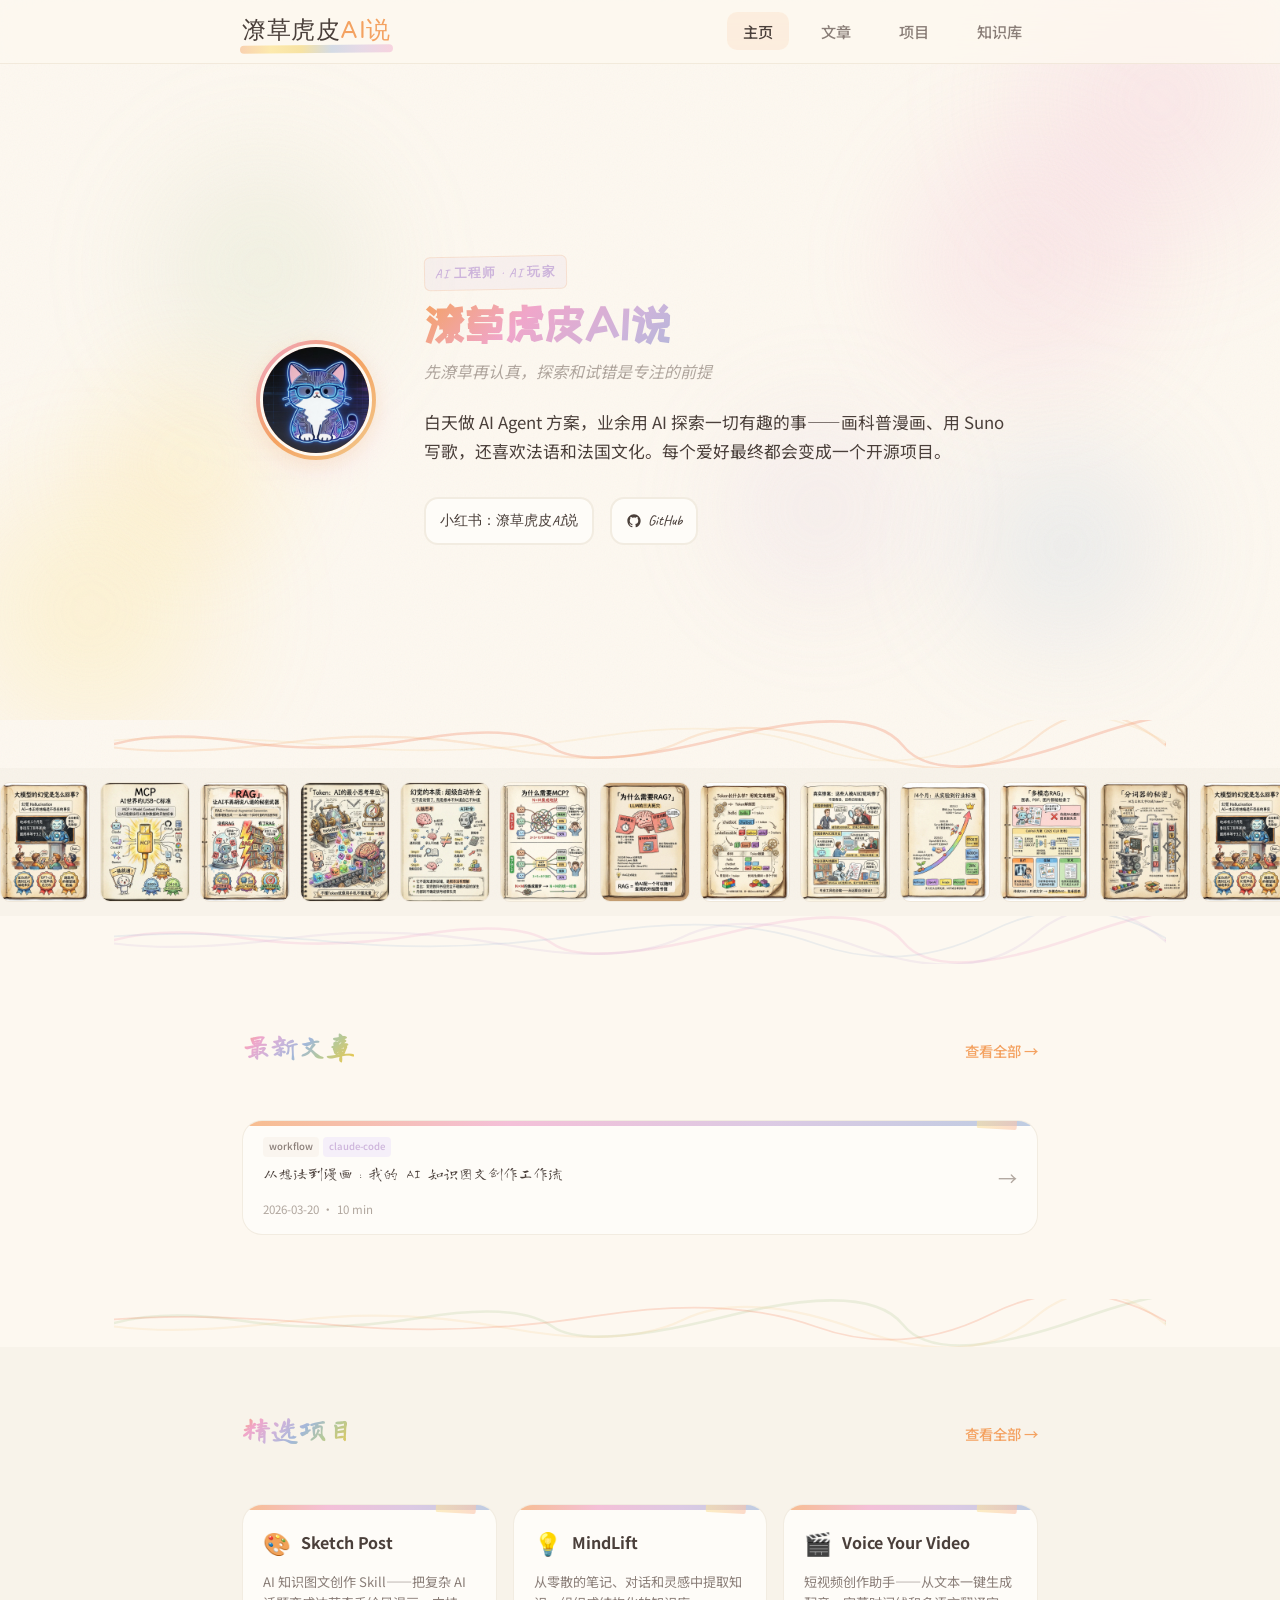
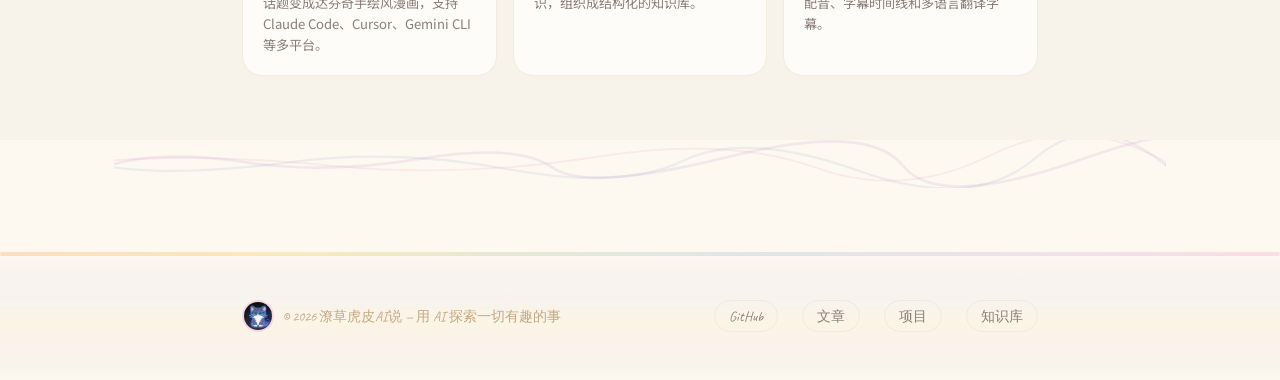
<file: index.html>
<!DOCTYPE html>
<html lang="en">
<head>
  <meta charset="UTF-8">
  <meta name="viewport" content="width=device-width, initial-scale=1.0">
  <meta name="description" content="潦草虎皮AI说 — AI 工程师，用漫画讲 AI 知识，用代码把爱好变成产品">
  <title>潦草虎皮AI说 — AI Engineer</title>
  <link rel="preconnect" href="https://fonts.googleapis.com">
  <link rel="preconnect" href="https://fonts.gstatic.com" crossorigin>
  <link href="https://fonts.googleapis.com/css2?family=Caveat:wght@400;500;600;700&family=ZCOOL+KuaiLe&family=Long+Cang&family=Varela+Round&family=Nunito:wght@300;400;500;600;700&family=Noto+Sans+SC:wght@300;400;500;700&display=swap" rel="stylesheet">
  <link rel="stylesheet" href="css/style.css">
  <style>
    /* Index-page specific overrides */
    .container {
      max-width: 860px;
    }

    /* Hero Section — compact */
    .hero {
      padding-top: calc(var(--nav-height) + var(--spacing-xl));
      padding-bottom: var(--spacing-lg);
      position: relative;
      overflow: hidden;
    }

    .hero__layout {
      display: grid;
      grid-template-columns: auto 1fr;
      gap: var(--spacing-xl);
      align-items: center;
      position: relative;
      z-index: 1;
    }

    .avatar-frame {
      width: 120px;
      height: 120px;
      border-radius: 50%;
      background: var(--bg-card);
      display: flex;
      align-items: center;
      justify-content: center;
      border: none;
      padding: 4px;
      background: linear-gradient(135deg, #f0a6ca, #f4a261, #f2cc8f, #b5c99a, #a2b8d8, #cdb4db);
      background-size: 250% 250%;
      animation: wcShift 6s ease-in-out infinite;
      box-shadow: 0 8px 32px rgba(240,166,202,0.2), 0 4px 16px rgba(242,200,69,0.15);
    }

    .avatar-placeholder {
      display: flex;
      flex-direction: column;
      align-items: center;
      color: var(--wc-lavender);
      text-align: center;
    }

    .avatar-placeholder__icon { width: 40px; height: 40px; margin-bottom: 6px; }
    .avatar-placeholder__label { font-size: 0.7rem; font-weight: 500; }

    .hero__eyebrow {
      font-size: 0.8rem;
      font-weight: 600;
      color: var(--wc-lavender);
      text-transform: uppercase;
      letter-spacing: 0.1em;
      margin-bottom: var(--spacing-xs);
      padding: 6px 10px;
      background: rgba(205,180,219,0.1);
      border-radius: 6px;
      display: inline-block;
    }

    .hero__name {
      font-size: 2.75rem;
      font-weight: 800;
      margin-bottom: var(--spacing-xs);
      background: var(--gradient-text);
      -webkit-background-clip: text;
      -webkit-text-fill-color: transparent;
      line-height: 1.2;
    }

    .hero__slogan {
      font-size: 1rem;
      font-style: italic;
      color: var(--text-muted);
      margin-bottom: var(--spacing-md);
    }

    .hero__bio {
      font-size: 1.05rem;
      line-height: 1.7;
      color: var(--text-primary);
      margin-bottom: var(--spacing-lg);
    }

    .hero__links {
      display: flex;
      gap: var(--spacing-sm);
      flex-wrap: wrap;
    }

    /* Social Links */
    .social-link {
      display: inline-flex;
      align-items: center;
      gap: 6px;
      padding: 10px 14px;
      background: var(--bg-card);
      border: 2px solid var(--border-light);
      border-radius: var(--radius-md);
      font-weight: 500;
      font-size: 0.9rem;
      color: var(--text-primary);
      transition: var(--transition-normal);
    }

    .social-link:hover { transform: translateY(-2px); }
    .social-link--github:hover { border-color: #333; box-shadow: 0 8px 24px rgba(0,0,0,0.15); color: #1a1a1a; }
    .social-link--xhs {
      font-size: 0.85rem;
    }
    .social-link--xhs:hover {
      border-color: #fe2c55;
      box-shadow: 0 8px 24px rgba(254, 44, 85, 0.2);
      color: #fe2c55;
    }

    .social-link svg { width: 16px; height: 16px; }

    /* Text Highlights */
    .text-highlight {
      background: linear-gradient(120deg, rgba(162,184,216,0.15) 0%, rgba(196, 181, 253, 0.2) 100%);
      padding: 0.125em 0.375em;
      border-radius: 6px;
      font-weight: 500;
      color: var(--wc-lavender);
      border: 1px solid rgba(196, 181, 253, 0.3);
      display: inline-block;
      margin: 0 2px;
    }

    /* Sections */
    .section {
      padding: var(--spacing-2xl) 0;
    }

    .section--alt {
      background: var(--bg-secondary);
    }

    .section__header {
      display: flex;
      align-items: baseline;
      justify-content: space-between;
      margin-bottom: var(--spacing-lg);
    }

    .section__title {
      font-size: 1.75rem;
      font-weight: 700;
      background: var(--gradient-text);
      -webkit-background-clip: text;
      -webkit-text-fill-color: transparent;
    }

    .section__view-all {
      font-size: 0.9rem;
      font-weight: 500;
      color: var(--wc-coral);
      white-space: nowrap;
      transition: var(--transition-fast);
    }

    .section__view-all:hover {
      color: var(--wc-lavender);
    }

    /* Cards — base */
    .card {
      background: var(--bg-card);
      border: 1px solid var(--border-light);
      border-radius: var(--radius-lg);
      padding: var(--spacing-lg);
      transition: var(--transition-normal);
    }

    .card:hover {
      border-color: var(--wc-coral);
      transform: translateY(-3px);
      box-shadow: 0 12px 40px rgba(139, 92, 246, 0.15);
    }

    /* Marquee strip */
    .marquee-strip {
      overflow: hidden;
      padding: 14px 0;
      background: var(--bg-secondary);
    }
    .marquee-track {
      display: flex;
      gap: 10px;
      animation: marquee 40s linear infinite;
      width: max-content;
    }
    .marquee-track img {
      height: 120px;
      border-radius: 10px;
      object-fit: cover;
      aspect-ratio: 3/4;
      border: 1.5px solid rgba(196,168,130,0.15);
      transition: transform 0.2s;
      flex-shrink: 0;
    }
    .marquee-track img:hover {
      transform: scale(1.05);
    }
    @keyframes marquee {
      0% { transform: translateX(0); }
      100% { transform: translateX(-50%); }
    }

    /* Article row card */
    .article-row-card {
      display: block;
      text-decoration: none;
      color: inherit;
      padding: 16px 20px;
    }
    .article-row-card:hover { color: inherit; }
    .article-row-card__inner {
      display: flex;
      align-items: center;
      justify-content: space-between;
      gap: 24px;
    }
    .article-row-card__tags {
      display: flex;
      gap: 4px;
      margin-bottom: 6px;
    }
    .tag-sm {
      font-size: 0.6rem;
      padding: 2px 6px;
      border-radius: 4px;
      background: rgba(196,168,130,0.08);
      color: var(--wc-ink-light);
      font-weight: 500;
    }
    .tag-sm--purple {
      background: rgba(139, 92, 246, 0.08);
      color: var(--wc-lavender);
    }
    .article-row-card__title {
      font-size: 0.95rem;
      font-weight: 600;
      line-height: 1.4;
      margin-bottom: 4px;
    }
    .article-row-card:hover .article-row-card__title {
      color: var(--wc-coral);
    }
    .article-row-card__meta {
      font-size: 0.72rem;
      color: var(--text-muted);
    }
    .article-row-card__arrow {
      font-size: 1.2rem;
      color: var(--text-muted);
      flex-shrink: 0;
      transition: transform 0.2s;
    }
    .article-row-card:hover .article-row-card__arrow {
      transform: translateX(4px);
      color: var(--wc-coral);
    }

    /* Project cards - larger */
    .project-cards-row {
      display: grid;
      grid-template-columns: repeat(3, 1fr);
      gap: 16px;
    }
    .project-card-lg {
      display: block;
      text-decoration: none;
      color: inherit;
      padding: 20px;
    }
    .project-card-lg:hover { color: inherit; }
    .project-card-lg__header {
      display: flex;
      align-items: center;
      gap: 10px;
      margin-bottom: 10px;
    }
    .project-card-lg__icon {
      font-size: 1.4rem;
    }
    .project-card-lg__name {
      font-size: 1rem;
      font-weight: 700;
    }
    .project-card-lg:hover .project-card-lg__name {
      color: var(--wc-lavender);
    }
    .project-card-lg__desc {
      font-size: 0.82rem;
      color: var(--text-secondary);
      line-height: 1.6;
      margin: 0;
    }

    /* Responsive */
    @media (max-width: 768px) {
      .container { padding: 0 var(--spacing-md); }
      .hero__layout {
        grid-template-columns: 1fr;
        text-align: center;
        gap: var(--spacing-lg);
      }
      .hero__name { font-size: 2.25rem; }
      .hero__links { justify-content: center; }
      .nav__links { display: none; }
      .nav__hamburger { display: flex; }
      .project-cards-row { grid-template-columns: 1fr; }
      .article-row-card__arrow { display: none; }
      .section__header { flex-direction: column; gap: var(--spacing-xs); }
      .footer__inner { flex-direction: column; gap: var(--spacing-sm); text-align: center; }
    }

    @media (max-width: 480px) {
      .project-cards-row { grid-template-columns: 1fr; }
    }
  </style>
</head>
<body data-page="home">

  <!-- Navigation -->
  <nav class="nav" aria-label="Main navigation">
    <div class="container nav__inner">
      <a href="index.html" class="nav__logo" aria-label="HoopyAI home">
        潦草虎皮<span class="nav__logo-ai">AI说</span>
      </a>
      <div class="nav__right">
        <button class="lang-toggle" aria-label="Switch language" hidden>中文</button>
        <button class="nav__hamburger" aria-label="Toggle navigation" aria-expanded="false" aria-controls="nav-links">
          <span></span><span></span><span></span>
        </button>
      </div>
      <ul class="nav__links" id="nav-links" role="list">
        <li><a href="index.html" class="nav__link" data-i18n="nav.home">Home</a></li>
        <li><a href="articles.html" class="nav__link" data-i18n="nav.articles">Articles</a></li>
        <li><a href="projects.html" class="nav__link" data-i18n="nav.projects">Projects</a></li>
        <li><a href="knowledge.html" class="nav__link" data-i18n="nav.knowledge">Knowledge</a></li>
      </ul>
    </div>
  </nav>

  <main>
    <!-- 1. Hero Section (compact) -->
    <section class="hero">
      <!-- Watercolor blob decorations -->
      <div class="wc-blob" style="width:400px;height:400px;background:radial-gradient(circle,rgba(240,166,202,0.5),transparent 70%);top:-100px;right:-80px;"></div>
      <div class="wc-blob" style="width:380px;height:380px;background:radial-gradient(circle,rgba(253,216,93,0.5),transparent 70%);bottom:-80px;left:-100px;animation-delay:-4s;"></div>
      <div class="wc-blob" style="width:320px;height:320px;background:radial-gradient(circle,rgba(181,201,154,0.45),transparent 70%);top:15%;left:8%;animation-delay:-7s;"></div>
      <div class="wc-blob" style="width:300px;height:300px;background:radial-gradient(circle,rgba(162,184,216,0.5),transparent 70%);top:55%;right:5%;animation-delay:-2s;"></div>
      <div class="wc-blob" style="width:280px;height:280px;opacity:0.45;background:radial-gradient(circle,rgba(205,180,219,0.45),transparent 70%);bottom:10%;right:25%;animation-delay:-9s;"></div>
      <div class="container">
        <div class="hero__layout">
          <!-- Avatar -->
          <figure class="avatar-frame" aria-label="Profile photo">
            <img src="images/avatar/avatar.jpg" alt="潦草虎皮AI说">
          </figure>

          <!-- Content -->
          <div class="hero__content">
            <p class="hero__eyebrow" data-i18n="hero.eyebrow">AI Engineer · AI Explorer</p>

            <h1 class="hero__name" data-i18n="hero.name">潦草虎皮AI说</h1>

            <p class="hero__slogan" data-i18n="hero.slogan">
              先潦草再认真，探索和试错是专注的前提
            </p>

            <p class="hero__bio" data-i18n="hero.bio">
              白天做 AI Agent 方案，业余用 AI 探索一切有趣的事——画科普漫画、用 Suno 写歌，还喜欢法语和法国文化。每个爱好最终都会变成一个开源项目。
            </p>

            <div class="hero__links" role="list">
              <span class="social-link social-link--xhs" role="listitem">
                小红书：潦草虎皮AI说
              </span>
              <a href="https://github.com/hoopyAI" target="_blank" rel="noopener noreferrer"
                 class="social-link social-link--github" role="listitem">
                <svg viewBox="0 0 24 24" fill="currentColor">
                  <path d="M12 2C6.477 2 2 6.477 2 12c0 4.418 2.865 8.167 6.839 9.49.5.09.682-.217.682-.482 0-.237-.009-.868-.013-1.703-2.782.604-3.369-1.342-3.369-1.342-.454-1.154-1.11-1.462-1.11-1.462-.908-.62.069-.608.069-.608 1.003.07 1.531 1.03 1.531 1.03.892 1.529 2.341 1.088 2.91.832.092-.647.35-1.088.636-1.338-2.22-.253-4.555-1.11-4.555-4.943 0-1.091.39-1.984 1.029-2.683-.103-.253-.446-1.27.098-2.647 0 0 .84-.269 2.75 1.025A9.564 9.564 0 0112 6.844c.85.004 1.705.115 2.504.337 1.909-1.294 2.747-1.025 2.747-1.025.546 1.377.202 2.394.1 2.647.64.699 1.028 1.592 1.028 2.683 0 3.842-2.339 4.687-4.566 4.935.359.309.678.919.678 1.852 0 1.336-.012 2.415-.012 2.743 0 .267.18.578.688.48C19.138 20.163 22 16.418 22 12c0-5.523-4.477-10-10-10z"/>
                </svg>
                GitHub
              </a>
            </div>
          </div>
        </div>
      </div>
    </section>

    <!-- Brush divider: hero → marquee -->
    <div class="brush-div">
      <svg viewBox="0 0 1200 48" fill="none" xmlns="http://www.w3.org/2000/svg">
        <path d="M0 24 Q60 8,150 22 T350 18 T500 28 T700 16 T900 26 T1100 20 T1200 24" stroke="#ef6c44" stroke-width="3" fill="none" stroke-linecap="round" opacity="0.25"/>
        <path d="M0 28 Q80 38,200 22 T450 30 T650 20 T850 32 T1050 18 T1200 26" stroke="#f4a261" stroke-width="2.5" fill="none" stroke-linecap="round" opacity="0.2"/>
        <path d="M0 20 Q100 12,250 26 T550 16 T800 28 T1000 14 T1200 22" stroke="#f2cc8f" stroke-width="2" fill="none" stroke-linecap="round" opacity="0.2"/>
      </svg>
    </div>

    <!-- Marquee: knowledge comic covers -->
    <a href="knowledge.html" style="text-decoration:none; display:block;">
      <div class="marquee-strip">
        <div class="marquee-track">
          <!-- First set -->
          <img src="images/topics/hallucination/img-1.webp" alt="AI 幻觉" loading="lazy">
          <img src="images/topics/mcp/img-1.webp" alt="MCP" loading="lazy">
          <img src="images/topics/rag/img-1.webp" alt="RAG" loading="lazy">
          <img src="images/topics/token/img-1.webp" alt="Token" loading="lazy">
          <img src="images/topics/hallucination/img-2.webp" alt="" loading="lazy">
          <img src="images/topics/mcp/img-2.webp" alt="" loading="lazy">
          <img src="images/topics/rag/img-2.webp" alt="" loading="lazy">
          <img src="images/topics/token/img-2.webp" alt="" loading="lazy">
          <img src="images/topics/hallucination/img-4.webp" alt="" loading="lazy">
          <img src="images/topics/mcp/img-4.webp" alt="" loading="lazy">
          <img src="images/topics/rag/img-4.webp" alt="" loading="lazy">
          <img src="images/topics/token/img-4.webp" alt="" loading="lazy">
          <!-- Duplicate for seamless loop -->
          <img src="images/topics/hallucination/img-1.webp" alt="" loading="lazy">
          <img src="images/topics/mcp/img-1.webp" alt="" loading="lazy">
          <img src="images/topics/rag/img-1.webp" alt="" loading="lazy">
          <img src="images/topics/token/img-1.webp" alt="" loading="lazy">
          <img src="images/topics/hallucination/img-2.webp" alt="" loading="lazy">
          <img src="images/topics/mcp/img-2.webp" alt="" loading="lazy">
          <img src="images/topics/rag/img-2.webp" alt="" loading="lazy">
          <img src="images/topics/token/img-2.webp" alt="" loading="lazy">
          <img src="images/topics/hallucination/img-4.webp" alt="" loading="lazy">
          <img src="images/topics/mcp/img-4.webp" alt="" loading="lazy">
          <img src="images/topics/rag/img-4.webp" alt="" loading="lazy">
          <img src="images/topics/token/img-4.webp" alt="" loading="lazy">
        </div>
      </div>
    </a>

    <!-- Brush divider: marquee → articles -->
    <div class="brush-div">
      <svg viewBox="0 0 1200 48" fill="none" xmlns="http://www.w3.org/2000/svg">
        <path d="M0 24 Q60 8,150 22 T350 18 T500 28 T700 16 T900 26 T1100 20 T1200 24" stroke="#f0a6ca" stroke-width="3" fill="none" stroke-linecap="round" opacity="0.25"/>
        <path d="M0 28 Q80 38,200 22 T450 30 T650 20 T850 32 T1050 18 T1200 26" stroke="#cdb4db" stroke-width="2.5" fill="none" stroke-linecap="round" opacity="0.2"/>
        <path d="M0 20 Q100 12,250 26 T550 16 T800 28 T1000 14 T1200 22" stroke="#a2b8d8" stroke-width="2" fill="none" stroke-linecap="round" opacity="0.2"/>
      </svg>
    </div>

    <!-- Latest Articles -->
    <section class="section">
      <div class="container">
        <div class="section__header">
          <h2 class="section__title" data-i18n="home.articles.title">Latest Articles</h2>
          <a href="articles.html" class="section__view-all" data-i18n="home.articles.viewAll">View all &rarr;</a>
        </div>
        <a href="/post.html?id=creation-workflow" class="card article-row-card">
          <div class="article-row-card__inner">
            <div>
              <div class="article-row-card__tags">
                <span class="tag-sm">workflow</span>
                <span class="tag-sm tag-sm--purple">claude-code</span>
              </div>
              <h3 class="article-row-card__title" data-i18n="home.articles.a1.title">From Idea to Comic: My AI Knowledge Post Creation Workflow</h3>
              <div class="article-row-card__meta">2026-03-20 · 10 min</div>
            </div>
            <span class="article-row-card__arrow">&rarr;</span>
          </div>
        </a>
      </div>
    </section>

    <!-- Brush divider: articles → projects -->
    <div class="brush-div">
      <svg viewBox="0 0 1200 48" fill="none" xmlns="http://www.w3.org/2000/svg">
        <path d="M0 24 Q60 8,150 22 T350 18 T500 28 T700 16 T900 26 T1100 20 T1200 24" stroke="#b5c99a" stroke-width="3" fill="none" stroke-linecap="round" opacity="0.25"/>
        <path d="M0 28 Q80 38,200 22 T450 30 T650 20 T850 32 T1050 18 T1200 26" stroke="#f2cc8f" stroke-width="2.5" fill="none" stroke-linecap="round" opacity="0.2"/>
        <path d="M0 20 Q100 12,250 26 T550 16 T800 28 T1000 14 T1200 22" stroke="#ef6c44" stroke-width="2" fill="none" stroke-linecap="round" opacity="0.2"/>
      </svg>
    </div>

    <!-- Featured Projects -->
    <section class="section section--alt">
      <div class="container">
        <div class="section__header">
          <h2 class="section__title" data-i18n="home.projects.title">Featured Projects</h2>
          <a href="projects.html" class="section__view-all" data-i18n="home.projects.viewAll">View all &rarr;</a>
        </div>
        <div class="project-cards-row">
          <a href="https://github.com/hoopyAI/sketch-post" target="_blank" rel="noopener noreferrer" class="card project-card-lg">
            <div class="project-card-lg__header">
              <span class="project-card-lg__icon">🎨</span>
              <span class="project-card-lg__name">Sketch Post</span>
            </div>
            <p class="project-card-lg__desc" data-i18n="home.projects.p1.desc">AI knowledge comic Skill</p>
          </a>
          <a href="https://github.com/hoopyAI/MindLift" target="_blank" rel="noopener noreferrer" class="card project-card-lg">
            <div class="project-card-lg__header">
              <span class="project-card-lg__icon">💡</span>
              <span class="project-card-lg__name">MindLift</span>
            </div>
            <p class="project-card-lg__desc" data-i18n="home.projects.p2.desc">Knowledge distiller</p>
          </a>
          <a href="https://github.com/hoopyAI/voice-your-video" target="_blank" rel="noopener noreferrer" class="card project-card-lg">
            <div class="project-card-lg__header">
              <span class="project-card-lg__icon">🎬</span>
              <span class="project-card-lg__name">Voice Your Video</span>
            </div>
            <p class="project-card-lg__desc" data-i18n="home.projects.p3.desc">Video creation assistant</p>
          </a>
        </div>
      </div>
    </section>

  </main>

  <!-- Brush divider: projects → footer -->
  <div class="brush-div">
    <svg viewBox="0 0 1200 48" fill="none" xmlns="http://www.w3.org/2000/svg">
      <path d="M0 24 Q60 8,150 22 T350 18 T500 28 T700 16 T900 26 T1100 20 T1200 24" stroke="#cdb4db" stroke-width="3" fill="none" stroke-linecap="round" opacity="0.25"/>
      <path d="M0 28 Q80 38,200 22 T450 30 T650 20 T850 32 T1050 18 T1200 26" stroke="#a2b8d8" stroke-width="2.5" fill="none" stroke-linecap="round" opacity="0.2"/>
      <path d="M0 20 Q100 12,250 26 T550 16 T800 28 T1000 14 T1200 22" stroke="#f0a6ca" stroke-width="2" fill="none" stroke-linecap="round" opacity="0.2"/>
    </svg>
  </div>

  <footer class="footer">
    <div class="container footer__inner">
      <div style="display:flex;align-items:center;gap:8px;">
        <img src="images/avatar/avatar.jpg" alt="" class="footer__cat">
        <p class="footer__copy" data-i18n="footer.copy">&copy; 2026 潦草虎皮AI说 &mdash; crafted with ink &amp; inference</p>
      </div>
      <nav class="footer__links" aria-label="Footer links">
        <a href="https://github.com/hoopyAI" target="_blank" rel="noopener noreferrer" class="footer__link">GitHub</a>
        <a href="articles.html" class="footer__link" data-i18n="nav.articles">Articles</a>
        <a href="projects.html" class="footer__link" data-i18n="nav.projects">Projects</a>
        <a href="knowledge.html" class="footer__link" data-i18n="nav.knowledge">Knowledge</a>
      </nav>
    </div>
  </footer>

  <script src="js/app.js"></script>
</body>
</html>
</file>
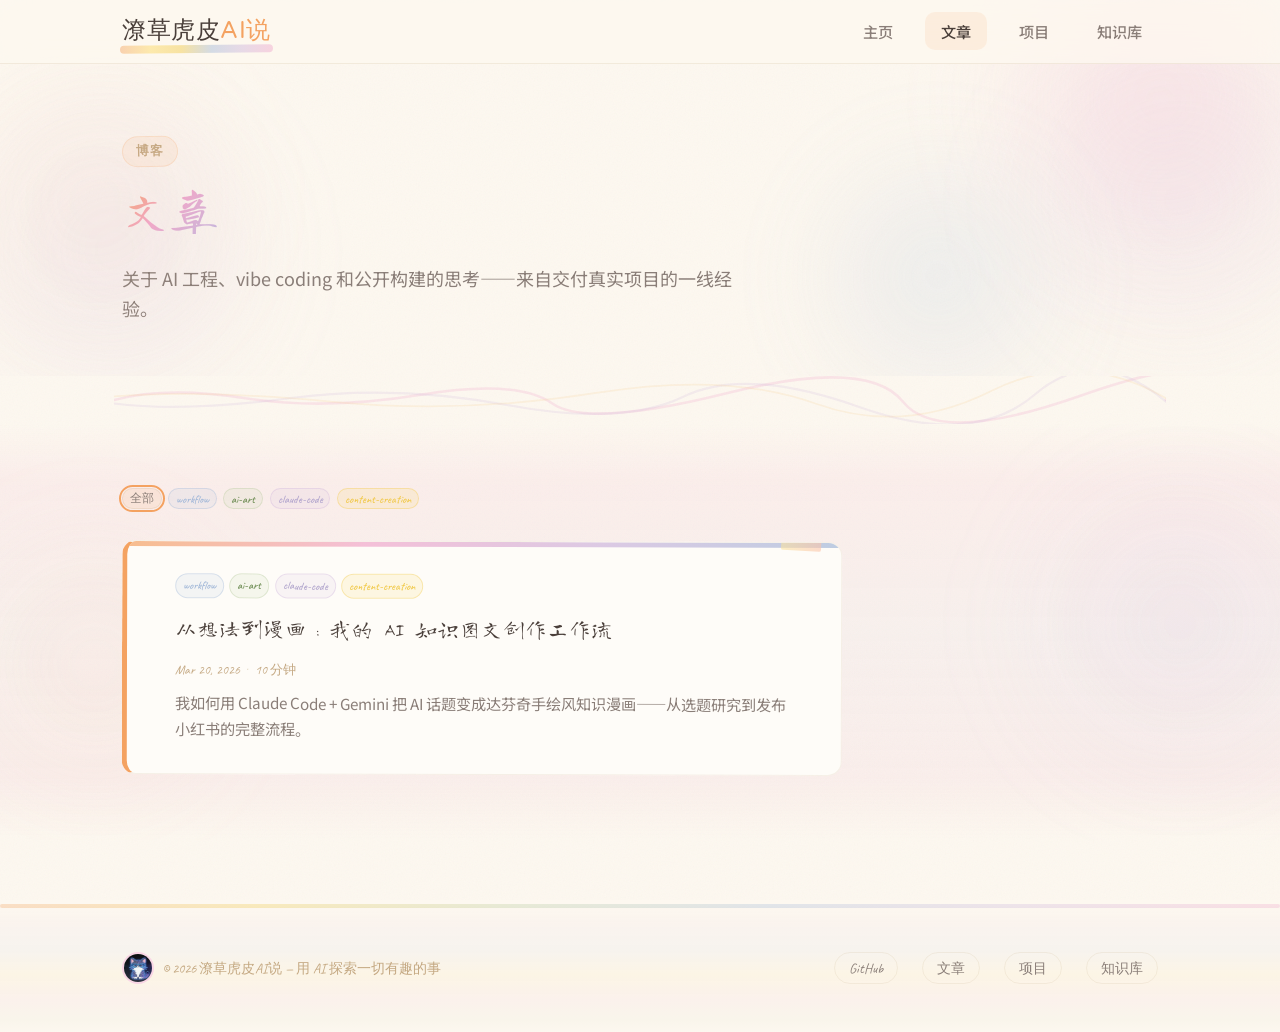
<file: articles.html>
<!DOCTYPE html>
<html lang="en">
<head>
  <meta charset="UTF-8">
  <meta name="viewport" content="width=device-width, initial-scale=1.0">
  <meta name="description" content="HoopyAI Articles — thoughts on AI engineering, vibe coding, and building in public.">
  <title>Articles — HoopyAI</title>
  <link rel="preconnect" href="https://fonts.googleapis.com">
  <link rel="preconnect" href="https://fonts.gstatic.com" crossorigin>
  <link href="https://fonts.googleapis.com/css2?family=Caveat:wght@400;500;600;700&family=ZCOOL+KuaiLe&family=Long+Cang&family=Varela+Round&family=Nunito:wght@300;400;500;600;700&family=Noto+Sans+SC:wght@300;400;500;700&display=swap" rel="stylesheet">
  <link rel="stylesheet" href="css/style.css">
</head>
<body data-page="articles">

  <!-- NAV: update in all pages -->
  <nav class="nav" aria-label="Main navigation">
    <div class="container nav__inner">
      <a href="index.html" class="nav__logo" aria-label="HoopyAI home">
        潦草虎皮<span class="nav__logo-ai">AI说</span>
      </a>
      <div class="nav__right">
        <button class="lang-toggle" aria-label="Switch language" hidden>中文</button>
        <button class="nav__hamburger" aria-label="Toggle navigation" aria-expanded="false" aria-controls="nav-links">
          <span></span><span></span><span></span>
        </button>
      </div>
      <ul class="nav__links" id="nav-links" role="list">
        <li><a href="index.html"     class="nav__link" data-i18n="nav.home">Home</a></li>
        <li><a href="articles.html"  class="nav__link" data-i18n="nav.articles">Articles</a></li>
        <li><a href="projects.html"  class="nav__link" data-i18n="nav.projects">Projects</a></li>
        <li><a href="knowledge.html" class="nav__link" data-i18n="nav.knowledge">Knowledge</a></li>
      </ul>
    </div>
  </nav>

  <main>
    <!-- Page Header — Blue + Purple wash -->
    <header class="section--wc" style="padding: calc(var(--nav-h) + 72px) 0 52px;">
      <!-- Watercolor blob decorations -->
      <div class="wc-blob" style="width:400px;height:400px;background:radial-gradient(circle,rgba(240,166,202,0.5),transparent 70%);top:-100px;right:-80px;"></div>
      <div class="wc-blob" style="width:350px;height:350px;background:radial-gradient(circle,rgba(205,180,219,0.45),transparent 70%);top:20%;left:-60px;animation-delay:-5s;"></div>
      <div class="wc-blob" style="width:300px;height:300px;opacity:0.45;background:radial-gradient(circle,rgba(162,184,216,0.5),transparent 70%);bottom:-50px;right:15%;animation-delay:-8s;"></div>
      <div class="container">
        <p class="page-header__eyebrow reveal" data-i18n="page.articles.eyebrow">Blog</p>
        <h1 class="page-header__title reveal reveal--delay-1"
            data-i18n-html="page.articles.title">
          <span class="grad-text">Articles</span>
        </h1>
        <p class="page-header__desc reveal reveal--delay-2" data-i18n="page.articles.desc">
          Thoughts on AI engineering, vibe coding, and building in public —
          written from the trenches of shipping real projects.
        </p>
      </div>
    </header>

    <!-- Brush divider: header → articles -->
    <div class="brush-div">
      <svg viewBox="0 0 1200 48" fill="none" xmlns="http://www.w3.org/2000/svg">
        <path d="M0 24 Q60 8,150 22 T350 18 T500 28 T700 16 T900 26 T1100 20 T1200 24" stroke="#f0a6ca" stroke-width="3" fill="none" stroke-linecap="round" opacity="0.25"/>
        <path d="M0 28 Q80 38,200 22 T450 30 T650 20 T850 32 T1050 18 T1200 26" stroke="#cdb4db" stroke-width="2.5" fill="none" stroke-linecap="round" opacity="0.2"/>
        <path d="M0 20 Q100 12,250 26 T550 16 T800 28 T1000 14 T1200 22" stroke="#f2cc8f" stroke-width="2" fill="none" stroke-linecap="round" opacity="0.2"/>
      </svg>
    </div>

    <!-- Articles section -->
    <div class="main-content section--wc" style="background:linear-gradient(180deg,rgba(253,248,240,0) 0%,rgba(240,166,202,0.12) 15%,rgba(205,180,219,0.1) 50%,rgba(214,122,177,0.07) 85%,rgba(253,248,240,0) 100%);">
      <div class="container">
        <!-- Tag Filter Bar -->
        <div class="filter-bar reveal" id="articles-filter-bar" role="group" aria-label="Filter by tag">
          <!-- Populated by app.js -->
        </div>

        <!-- Article List -->
        <div class="articles-grid" id="articles-grid" role="list" aria-label="Articles">
          <!-- Populated by app.js -->
        </div>
      </div>
    </div>
  </main>

  <footer class="footer">
    <div class="container footer__inner">
      <div style="display:flex;align-items:center;gap:8px;">
        <img src="images/avatar/avatar.jpg" alt="" class="footer__cat">
        <p class="footer__copy" data-i18n="footer.copy">&copy; 2026 潦草虎皮AI说 &mdash; crafted with ink &amp; inference</p>
      </div>
      <nav class="footer__links" aria-label="Footer links">
        <a href="https://github.com/hoopyAI" target="_blank" rel="noopener noreferrer" class="footer__link">GitHub</a>
        <a href="articles.html" class="footer__link" data-i18n="nav.articles">Articles</a>
        <a href="projects.html" class="footer__link" data-i18n="nav.projects">Projects</a>
        <a href="knowledge.html" class="footer__link" data-i18n="nav.knowledge">Knowledge</a>
      </nav>
    </div>
  </footer>

  <script src="js/app.js"></script>
</body>
</html>
</file>
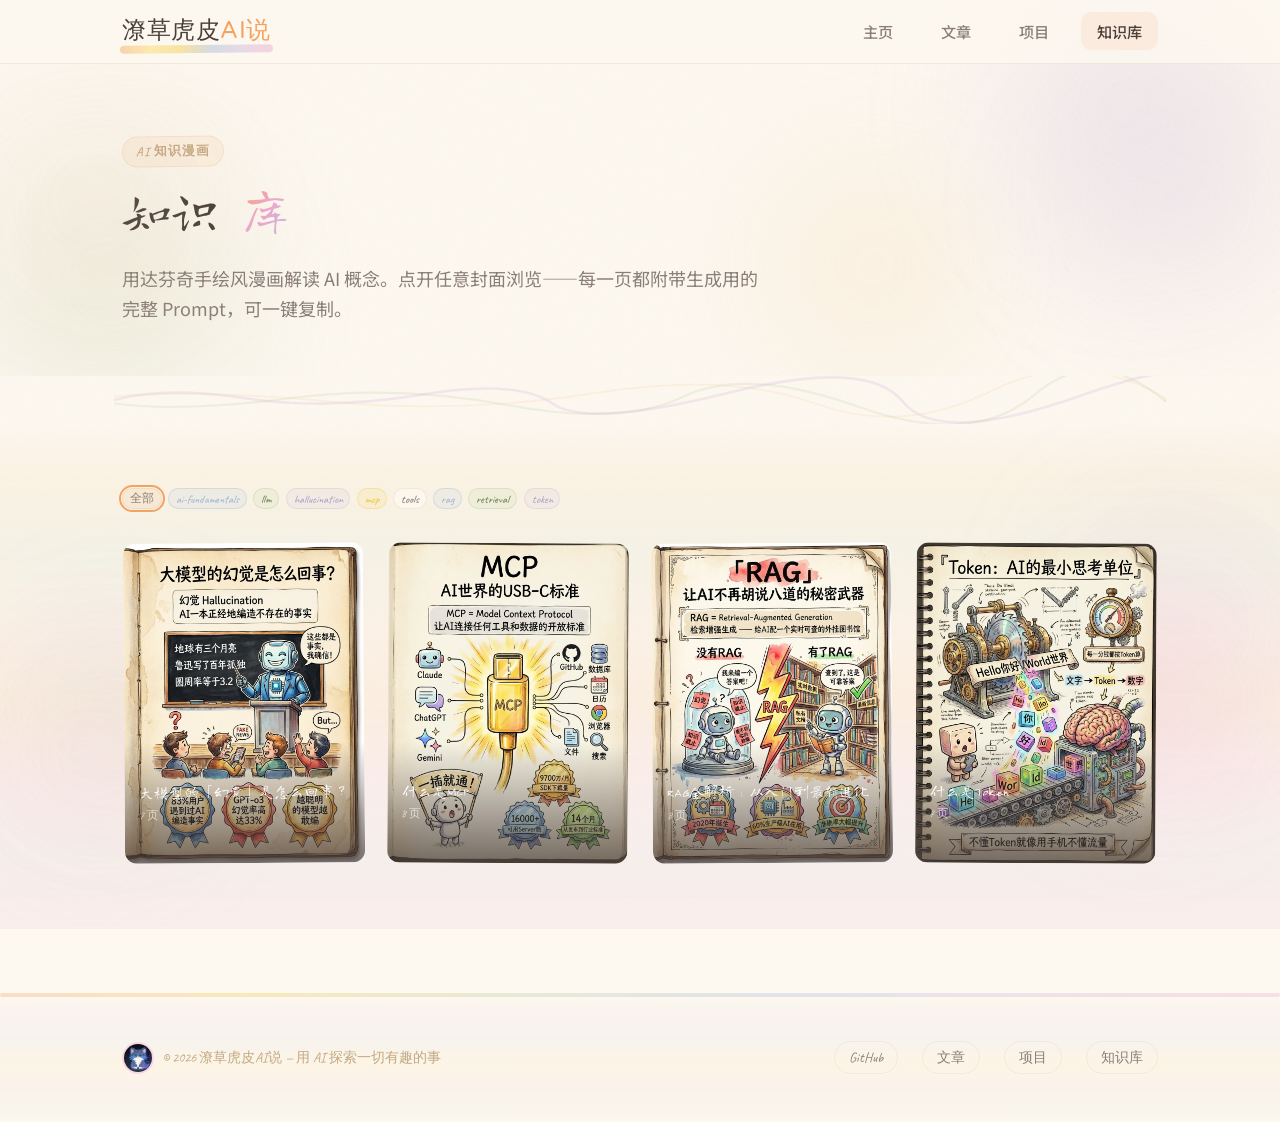
<file: knowledge.html>
<!DOCTYPE html>
<html lang="en">
<head>
  <meta charset="UTF-8">
  <meta name="viewport" content="width=device-width, initial-scale=1.0">
  <meta name="description" content="HoopyAI Knowledge Hub — AI concept galleries with generation prompts.">
  <title>Knowledge Hub — HoopyAI</title>
  <link rel="preconnect" href="https://fonts.googleapis.com">
  <link rel="preconnect" href="https://fonts.gstatic.com" crossorigin>
  <link href="https://fonts.googleapis.com/css2?family=Caveat:wght@400;500;600;700&family=ZCOOL+KuaiLe&family=Long+Cang&family=Varela+Round&family=Nunito:wght@300;400;500;600;700&family=Noto+Sans+SC:wght@300;400;500;700&display=swap" rel="stylesheet">
  <link rel="stylesheet" href="css/style.css">
</head>
<body data-page="knowledge">

  <!-- NAV: update in all 3 pages -->
  <nav class="nav" aria-label="Main navigation">
    <div class="container nav__inner">
      <a href="index.html" class="nav__logo" aria-label="HoopyAI home">
        潦草虎皮<span class="nav__logo-ai">AI说</span>
      </a>
      <div class="nav__right">
        <button class="lang-toggle" aria-label="Switch language" hidden>中文</button>
        <button class="nav__hamburger" aria-label="Toggle navigation" aria-expanded="false" aria-controls="nav-links">
          <span></span><span></span><span></span>
        </button>
      </div>
      <ul class="nav__links" id="nav-links" role="list">
        <li><a href="index.html"     class="nav__link" data-i18n="nav.home">Home</a></li>
        <li><a href="articles.html"  class="nav__link" data-i18n="nav.articles">Articles</a></li>
        <li><a href="projects.html"  class="nav__link" data-i18n="nav.projects">Projects</a></li>
        <li><a href="knowledge.html" class="nav__link" data-i18n="nav.knowledge">Knowledge</a></li>
      </ul>
    </div>
  </nav>

  <main>
    <!-- Page Header — Violet + Viridian wash -->
    <header class="section--wc" style="padding: calc(var(--nav-h) + 72px) 0 52px;">
      <!-- Watercolor blob decorations -->
      <div class="wc-blob" style="width:420px;height:420px;background:radial-gradient(circle,rgba(205,180,219,0.5),transparent 70%);top:-100px;right:-60px;"></div>
      <div class="wc-blob" style="width:380px;height:380px;background:radial-gradient(circle,rgba(181,201,154,0.5),transparent 70%);top:25%;left:-80px;animation-delay:-4s;"></div>
      <div class="wc-blob" style="width:300px;height:300px;opacity:0.45;background:radial-gradient(circle,rgba(242,204,143,0.5),transparent 70%);bottom:-40px;right:20%;animation-delay:-7s;"></div>
      <div class="container">
        <p class="page-header__eyebrow reveal" data-i18n="page.knowledge.eyebrow">AI Concepts &amp; Prompts</p>
        <h1 class="page-header__title reveal reveal--delay-1"
            data-i18n-html="page.knowledge.title">
          Knowledge <span class="grad-text">Hub</span>
        </h1>
        <p class="page-header__desc reveal reveal--delay-2" data-i18n="page.knowledge.desc">
          Visual explainers for AI topics — each entry has a gallery of AI-generated images
          and the prompts that created them. Click any card to explore.
        </p>
      </div>
    </header>

    <!-- Brush divider: header → grid -->
    <div class="brush-div">
      <svg viewBox="0 0 1200 48" fill="none" xmlns="http://www.w3.org/2000/svg">
        <path d="M0 24 Q60 8,150 22 T350 18 T500 28 T700 16 T900 26 T1100 20 T1200 24" stroke="#cdb4db" stroke-width="3" fill="none" stroke-linecap="round" opacity="0.25"/>
        <path d="M0 28 Q80 38,200 22 T450 30 T650 20 T850 32 T1050 18 T1200 26" stroke="#b5c99a" stroke-width="2.5" fill="none" stroke-linecap="round" opacity="0.2"/>
        <path d="M0 20 Q100 12,250 26 T550 16 T800 28 T1000 14 T1200 22" stroke="#f2cc8f" stroke-width="2" fill="none" stroke-linecap="round" opacity="0.2"/>
      </svg>
    </div>

    <!-- Grid section — Cobalt + Sage wash -->
    <div class="main-content section--wc" style="background:linear-gradient(180deg,rgba(253,248,240,0) 0%,rgba(242,204,143,0.12) 10%,rgba(181,201,154,0.1) 25%,rgba(251,196,171,0.12) 40%,rgba(244,162,97,0.1) 55%,rgba(240,166,202,0.12) 70%,rgba(205,180,219,0.12) 85%,rgba(214,122,177,0.08) 100%);">
      <!-- Watercolor blobs in grid area -->
      <div class="wc-blob" style="width:350px;height:350px;opacity:0.4;background:radial-gradient(circle,rgba(240,166,202,0.4),transparent 70%);top:20%;right:-40px;animation-delay:-3s;"></div>
      <div class="wc-blob" style="width:300px;height:300px;opacity:0.4;background:radial-gradient(circle,rgba(162,184,216,0.4),transparent 70%);bottom:15%;left:-30px;animation-delay:-6s;"></div>
      <div class="container">
        <!-- Tag Filter Bar -->
        <div class="filter-bar reveal" id="filter-bar" role="group" aria-label="Filter by tag">
          <!-- Populated by app.js -->
        </div>

        <!-- Cover Grid -->
        <div class="cover-grid" id="topics-grid" role="list" aria-label="Knowledge topics">
          <!-- Populated by app.js -->
        </div>
      </div>
    </div>
  </main>

  <!-- Modal Overlay -->
  <div
    id="modal-overlay"
    class="modal-overlay"
    role="dialog"
    aria-modal="true"
    aria-labelledby="modal-title"
    aria-hidden="true"
  >
    <div class="modal">
      <div class="modal__header">
        <h2 class="modal__title" id="modal-title">Topic</h2>
        <button class="modal__close" aria-label="Close dialog">
          <svg width="13" height="13" viewBox="0 0 24 24" fill="none"
               stroke="currentColor" stroke-width="2.5" aria-hidden="true">
            <line x1="18" y1="6" x2="6" y2="18"/><line x1="6" y1="6" x2="18" y2="18"/>
          </svg>
        </button>
      </div>
      <div class="modal__body">
        <!-- Populated by app.js Modal.renderContent() -->
      </div>
    </div>
  </div>

  <footer class="footer">
    <div class="container footer__inner">
      <div style="display:flex;align-items:center;gap:8px;">
        <img src="images/avatar/avatar.jpg" alt="" class="footer__cat">
        <p class="footer__copy" data-i18n="footer.copy">&copy; 2026 潦草虎皮AI说 &mdash; crafted with ink &amp; inference</p>
      </div>
      <nav class="footer__links" aria-label="Footer links">
        <a href="https://github.com/hoopyAI" target="_blank" rel="noopener noreferrer" class="footer__link">GitHub</a>
        <a href="articles.html" class="footer__link" data-i18n="nav.articles">Articles</a>
        <a href="projects.html" class="footer__link" data-i18n="nav.projects">Projects</a>
        <a href="knowledge.html" class="footer__link" data-i18n="nav.knowledge">Knowledge</a>
      </nav>
    </div>
  </footer>

  <script src="js/app.js"></script>
</body>
</html>
</file>
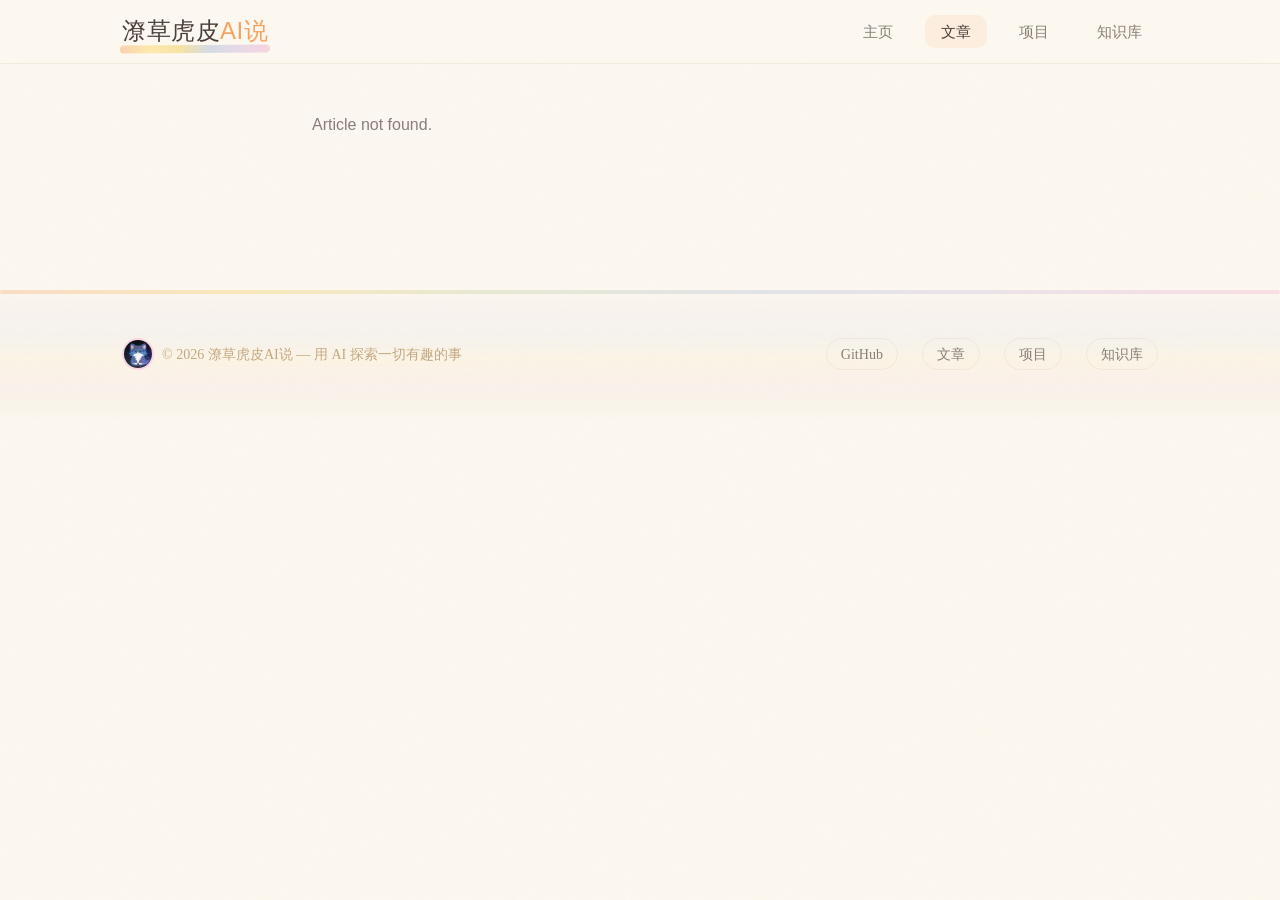
<file: post.html>
<!DOCTYPE html>
<html lang="en">
<head>
  <meta charset="UTF-8">
  <meta name="viewport" content="width=device-width, initial-scale=1.0">
  <meta name="description" content="Article — 潦草虎皮AI说">
  <title>Article — 潦草虎皮AI说</title>
  <link rel="preconnect" href="https://fonts.googleapis.com">
  <link rel="preconnect" href="https://fonts.gstatic.com" crossorigin>
  <link rel="stylesheet" href="css/style.css">
</head>
<body data-page="articles">

  <nav class="nav" aria-label="Main navigation">
    <div class="container nav__inner">
      <a href="index.html" class="nav__logo" aria-label="HoopyAI home">
        潦草虎皮<span class="nav__logo-ai">AI说</span>
      </a>
      <div class="nav__right">
        <button class="lang-toggle" aria-label="Switch language" hidden>中文</button>
        <button class="nav__hamburger" aria-label="Toggle navigation" aria-expanded="false" aria-controls="nav-links">
          <span></span><span></span><span></span>
        </button>
      </div>
      <ul class="nav__links" id="nav-links" role="list">
        <li><a href="index.html"     class="nav__link" data-i18n="nav.home">Home</a></li>
        <li><a href="articles.html"  class="nav__link" data-i18n="nav.articles">Articles</a></li>
        <li><a href="projects.html"  class="nav__link" data-i18n="nav.projects">Projects</a></li>
        <li><a href="knowledge.html" class="nav__link" data-i18n="nav.knowledge">Knowledge</a></li>
      </ul>
    </div>
  </nav>

  <main>
    <article class="section" style="padding-top: calc(var(--nav-h) + 48px);">
      <div class="container" style="max-width: 720px;">
        <div id="article-content">
          <div class="loading-spinner"><div class="spinner"></div></div>
        </div>
      </div>
    </article>
  </main>

  <footer class="footer">
    <div class="container footer__inner">
      <div style="display:flex;align-items:center;gap:8px;">
        <img src="images/avatar/avatar.jpg" alt="" class="footer__cat">
        <p class="footer__copy" data-i18n="footer.copy">&copy; 2026 潦草虎皮AI说 &mdash; crafted with ink &amp; inference</p>
      </div>
      <nav class="footer__links" aria-label="Footer links">
        <a href="https://github.com/hoopyAI" target="_blank" rel="noopener noreferrer" class="footer__link">GitHub</a>
        <a href="articles.html" class="footer__link" data-i18n="nav.articles">Articles</a>
        <a href="projects.html" class="footer__link" data-i18n="nav.projects">Projects</a>
        <a href="knowledge.html" class="footer__link" data-i18n="nav.knowledge">Knowledge</a>
      </nav>
    </div>
  </footer>

  <script src="js/app.js"></script>
</body>
</html>
</file>
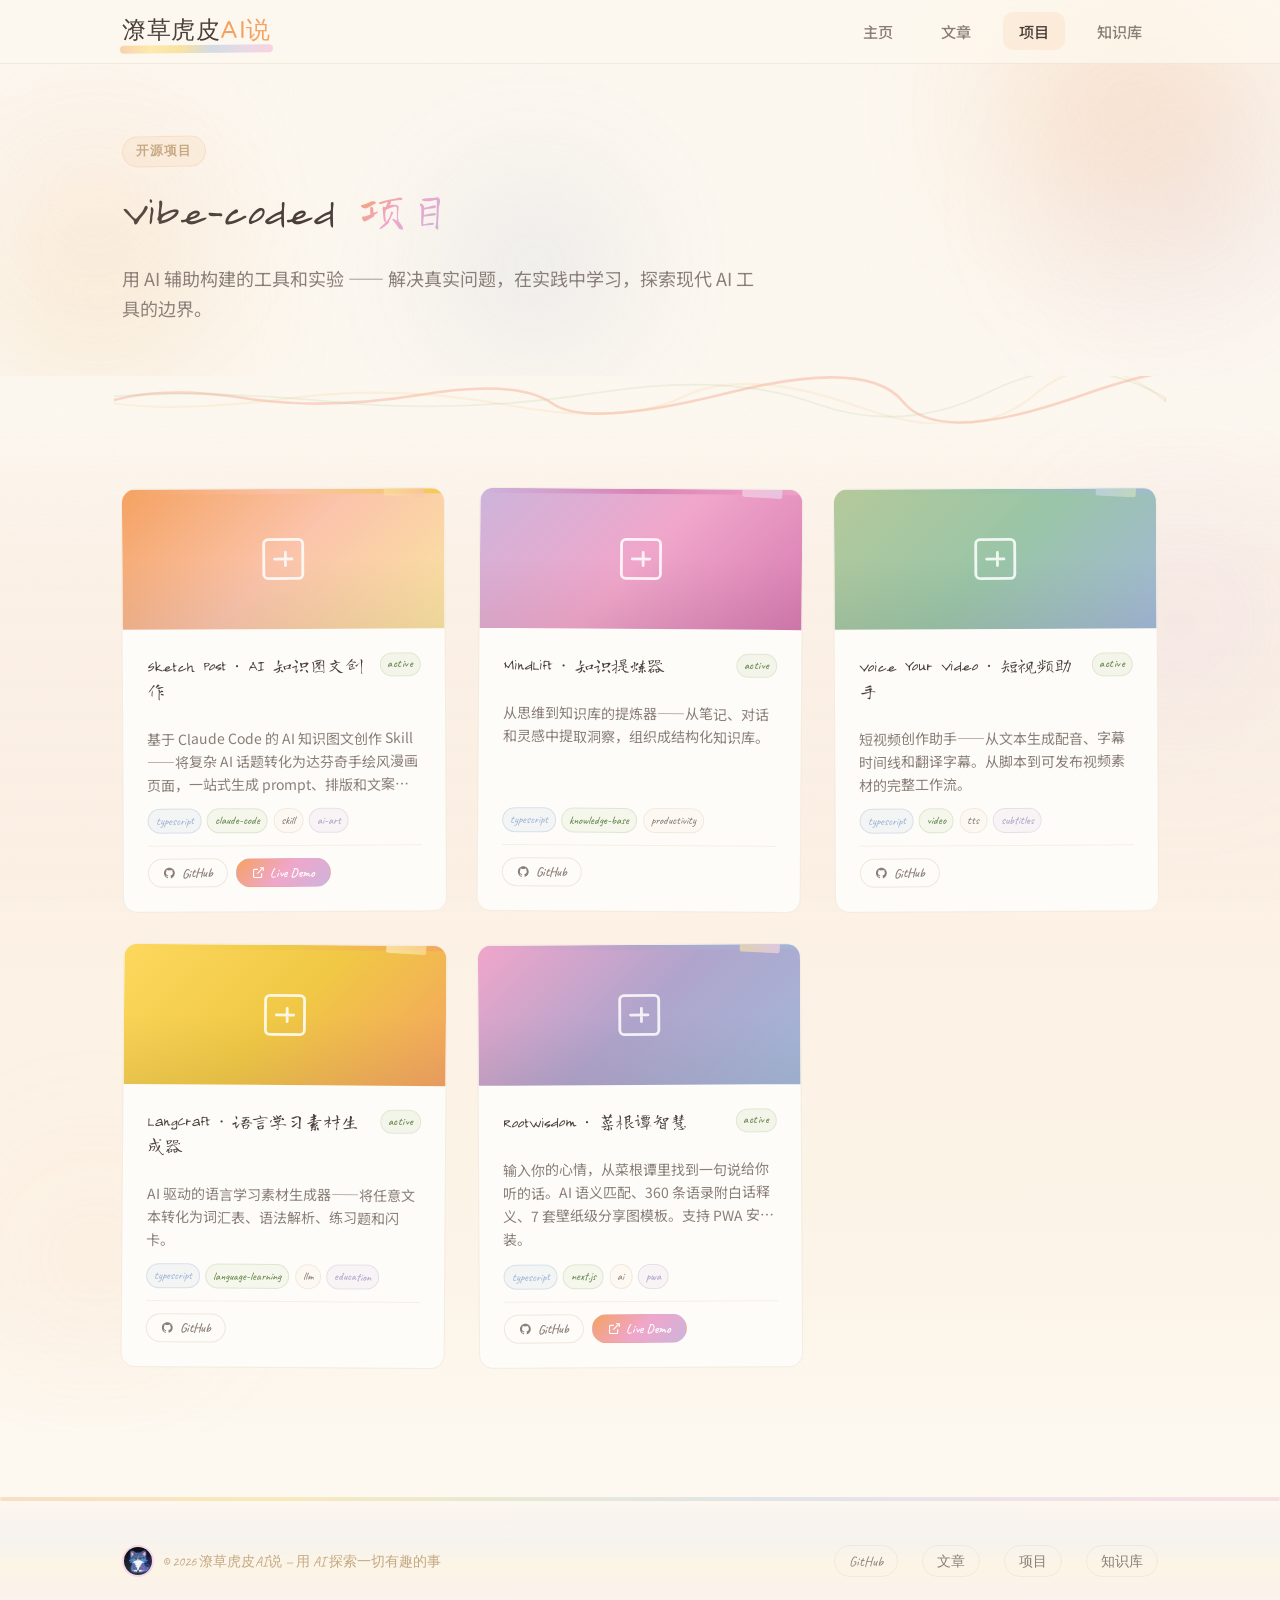
<file: projects.html>
<!DOCTYPE html>
<html lang="en">
<head>
  <meta charset="UTF-8">
  <meta name="viewport" content="width=device-width, initial-scale=1.0">
  <meta name="description" content="HoopyAI Projects — AI agents, LLM pipelines, language tools, and hobby-driven experiments.">
  <title>Projects — HoopyAI</title>
  <link rel="preconnect" href="https://fonts.googleapis.com">
  <link rel="preconnect" href="https://fonts.gstatic.com" crossorigin>
  <link href="https://fonts.googleapis.com/css2?family=Caveat:wght@400;500;600;700&family=ZCOOL+KuaiLe&family=Long+Cang&family=Varela+Round&family=Nunito:wght@300;400;500;600;700&family=Noto+Sans+SC:wght@300;400;500;700&display=swap" rel="stylesheet">
  <link rel="stylesheet" href="css/style.css">
</head>
<body data-page="projects">

  <!-- NAV: update in all 3 pages -->
  <nav class="nav" aria-label="Main navigation">
    <div class="container nav__inner">
      <a href="index.html" class="nav__logo" aria-label="HoopyAI home">
        潦草虎皮<span class="nav__logo-ai">AI说</span>
      </a>
      <div class="nav__right">
        <button class="lang-toggle" aria-label="Switch language" hidden>中文</button>
        <button class="nav__hamburger" aria-label="Toggle navigation" aria-expanded="false" aria-controls="nav-links">
          <span></span><span></span><span></span>
        </button>
      </div>
      <ul class="nav__links" id="nav-links" role="list">
        <li><a href="index.html"     class="nav__link" data-i18n="nav.home">Home</a></li>
        <li><a href="articles.html"  class="nav__link" data-i18n="nav.articles">Articles</a></li>
        <li><a href="projects.html"  class="nav__link" data-i18n="nav.projects">Projects</a></li>
        <li><a href="knowledge.html" class="nav__link" data-i18n="nav.knowledge">Knowledge</a></li>
      </ul>
    </div>
  </nav>

  <main>
    <!-- Page Header — Sienna + Cerulean wash -->
    <header class="section--wc" style="padding: calc(var(--nav-h) + 72px) 0 52px;">
      <!-- Watercolor blob decorations -->
      <div class="wc-blob" style="width:420px;height:420px;background:radial-gradient(circle,rgba(244,162,97,0.5),transparent 70%);top:-100px;right:-60px;"></div>
      <div class="wc-blob" style="width:360px;height:360px;background:radial-gradient(circle,rgba(242,204,143,0.5),transparent 70%);top:30%;left:-80px;animation-delay:-4s;"></div>
      <div class="wc-blob" style="width:300px;height:300px;opacity:0.45;background:radial-gradient(circle,rgba(162,184,216,0.45),transparent 70%);bottom:-40px;left:30%;animation-delay:-7s;"></div>
      <div class="container">
        <p class="page-header__eyebrow reveal" data-i18n="page.projects.eyebrow">Open Source</p>
        <h1 class="page-header__title reveal reveal--delay-1"
            data-i18n-html="page.projects.title">
          Vibe-coded <span class="grad-text">Projects</span>
        </h1>
        <p class="page-header__desc reveal reveal--delay-2" data-i18n="page.projects.desc">
          AI-assisted tools and experiments — built to solve real problems,
          learn by doing, and push the limits of what's possible with modern AI tooling.
        </p>
      </div>
    </header>

    <!-- Brush divider: header → projects -->
    <div class="brush-div">
      <svg viewBox="0 0 1200 48" fill="none" xmlns="http://www.w3.org/2000/svg">
        <path d="M0 24 Q60 8,150 22 T350 18 T500 28 T700 16 T900 26 T1100 20 T1200 24" stroke="#ef6c44" stroke-width="3" fill="none" stroke-linecap="round" opacity="0.25"/>
        <path d="M0 28 Q80 38,200 22 T450 30 T650 20 T850 32 T1050 18 T1200 26" stroke="#f2cc8f" stroke-width="2.5" fill="none" stroke-linecap="round" opacity="0.2"/>
        <path d="M0 20 Q100 12,250 26 T550 16 T800 28 T1000 14 T1200 22" stroke="#b5c99a" stroke-width="2" fill="none" stroke-linecap="round" opacity="0.2"/>
      </svg>
    </div>

    <div class="main-content section--wc" style="background:linear-gradient(180deg,rgba(253,248,240,0) 0%,rgba(251,196,171,0.12) 15%,rgba(244,162,97,0.08) 50%,rgba(242,204,143,0.08) 85%,rgba(253,248,240,0) 100%);">
      <div class="container">
        <div class="grid-2" id="projects-grid" role="list" aria-label="Projects">
          <!-- Populated by app.js -->
        </div>
      </div>
    </div>
  </main>

  <footer class="footer">
    <div class="container footer__inner">
      <div style="display:flex;align-items:center;gap:8px;">
        <img src="images/avatar/avatar.jpg" alt="" class="footer__cat">
        <p class="footer__copy" data-i18n="footer.copy">&copy; 2026 潦草虎皮AI说 &mdash; crafted with ink &amp; inference</p>
      </div>
      <nav class="footer__links" aria-label="Footer links">
        <a href="https://github.com/hoopyAI" target="_blank" rel="noopener noreferrer" class="footer__link">GitHub</a>
        <a href="articles.html" class="footer__link" data-i18n="nav.articles">Articles</a>
        <a href="projects.html" class="footer__link" data-i18n="nav.projects">Projects</a>
        <a href="knowledge.html" class="footer__link" data-i18n="nav.knowledge">Knowledge</a>
      </nav>
    </div>
  </footer>

  <script src="js/app.js"></script>
</body>
</html>
</file>
<file: css/style.css>
/* ================================================================
   HoopyAI — Watercolor Sketchbook Theme
   Warm paper palette + hand-drawn aesthetic
   ================================================================ */

/* ── Watercolor Design System ──────────────────────────────── */
:root {
  /* Warm watercolor rainbow */
  --wc-rose: #f0a6ca;
  --wc-rose-light: #f9d5e5;
  --wc-coral: #f4a261;
  --wc-peach: #fbc4ab;
  --wc-gold: #f0c845;
  --wc-gold-light: #fae3a0;
  --wc-yellow: #fdd85d;
  --wc-yellow-light: #fef2c7;
  --wc-sage: #b5c99a;
  --wc-sage-light: #d4e4bc;
  --wc-blue: #a2b8d8;
  --wc-blue-light: #c8d7ea;
  --wc-lavender: #cdb4db;
  --wc-lavender-light: #e6d7ee;
  --wc-indigo: #b0a4cc;
  --wc-magenta: #d67ab1;
  --wc-warmteal: #9ac5a7;
  --wc-paper: #fdf8f0;
  --wc-ink: #4a3f3a;
  --wc-ink-light: #8a7e78;
  --wc-kraft: #c4a882;

  /* Map old variable names to watercolor values for compatibility */
  --bg-primary: #fdf8f0;
  --bg-secondary: #f8f3ea;
  --bg-card: #fefcf8;
  --bg-accent: #faf5ec;

  --text-primary: #4a3f3a;
  --text-secondary: #8a7e78;
  --text-muted: #b0a69e;

  --color-blue: #a2b8d8;
  --color-purple: #cdb4db;
  --color-yellow: #fdd85d;

  --color-blue-dark: #7a9bbe;
  --color-purple-dark: #b0a4cc;
  --color-yellow-dark: #d4a732;

  /* Watercolor gradients */
  --gradient-bg: #fdf8f0;
  --gradient-text: linear-gradient(135deg, var(--wc-coral) 0%, var(--wc-rose) 18%, var(--wc-lavender) 36%, var(--wc-blue) 54%, var(--wc-sage) 72%, var(--wc-gold) 100%);

  /* Borders */
  --border-light: rgba(196,168,130,0.2);
  --border-medium: rgba(196,168,130,0.35);

  /* Typography — 3-tier Chinese font system */
  --font-hand-en: 'Caveat', cursive;
  --font-hero-zh: 'ZCOOL KuaiLe', cursive;            /* hero title only */
  --font-title-zh: 'Long Cang', cursive;               /* section/card titles */
  --font-hand-zh: 'Long Cang', cursive;                /* legacy alias → title tier */
  --font-body: 'Noto Sans SC', 'Nunito', sans-serif;
  --font-display-en: 'Varela Round', sans-serif;
  --font-primary: 'Noto Sans SC', 'Nunito', -apple-system, BlinkMacSystemFont, 'Segoe UI', sans-serif;
  --font-mono: 'JetBrains Mono', 'Fira Code', monospace;

  /* Layout */
  --nav-height: 64px;
  --container-max: 1100px;
  --nav-h: var(--nav-height);
  --spacing-xs: 0.5rem;
  --spacing-sm: 1rem;
  --spacing-md: 1.5rem;
  --spacing-lg: 2rem;
  --spacing-xl: 3rem;
  --spacing-2xl: 4rem;

  /* Border radius */
  --radius-sm: 8px;
  --radius-md: 14px;
  --radius-lg: 20px;
  --radius-xl: 24px;

  /* Transitions */
  --transition-fast: 200ms cubic-bezier(0.4, 0, 0.2, 1);
  --transition-normal: 300ms cubic-bezier(0.4, 0, 0.2, 1);
}

/* Dark mode — warm dark paper variant */
@media (prefers-color-scheme: dark) {
  :root {
    --bg-primary: #2a2420;
    --bg-secondary: #342e28;
    --bg-card: #3a332c;

    --text-primary: #ede6dc;
    --text-secondary: #b0a69e;
    --text-muted: #8a7e78;

    --wc-paper: #2a2420;
    --wc-ink: #ede6dc;
    --wc-ink-light: #b0a69e;
    --wc-kraft: #c4a882;

    --color-blue: #a2b8d8;
    --color-purple: #cdb4db;
    --color-yellow: #fdd85d;
    --color-blue-dark: #8aaac8;
    --color-purple-dark: #c4b0d6;
    --color-yellow-dark: #e0b63a;

    --gradient-bg: #2a2420;
    --border-light: rgba(196,168,130,0.15);
    --border-medium: rgba(196,168,130,0.25);

    --bg-accent: #3a332c;
  }
}

/* ── Reset & Base ─────────────────────────────────────────── */
*, *::before, *::after {
  box-sizing: border-box;
  margin: 0;
  padding: 0;
}

html {
  font-size: 16px;
  scroll-behavior: smooth;
  text-rendering: optimizeLegibility;
  -webkit-font-smoothing: antialiased;
  -moz-osx-font-smoothing: grayscale;
}

body {
  font-family: var(--font-primary);
  font-weight: 400;
  line-height: 1.6;
  color: var(--text-primary);
  background: var(--gradient-bg);
  min-height: 100vh;
  overflow-x: hidden;
}

/* Paper texture overlay */
body::before {
  content: '';
  position: fixed;
  inset: 0;
  pointer-events: none;
  z-index: 0;
  background: url("data:image/svg+xml,%3Csvg width='500' height='500' xmlns='http://www.w3.org/2000/svg'%3E%3Cfilter id='n'%3E%3CfeTurbulence type='fractalNoise' baseFrequency='0.75' numOctaves='4' stitchTiles='stitch'/%3E%3C/filter%3E%3Crect width='100%25' height='100%25' filter='url(%23n)' opacity='0.04'/%3E%3C/svg%3E");
}

/* ── Typography ─────────────────────────────────────────── */
h1, h2, h3, h4, h5, h6 {
  font-family: var(--font-hand-zh);
  font-weight: 400;
  line-height: 1.3;
  color: var(--text-primary);
  margin-bottom: var(--spacing-md);
}

h1 {
  font-size: 3rem;
  margin-bottom: var(--spacing-lg);
}

h2 {
  font-size: 2.25rem;
  margin-bottom: var(--spacing-lg);
}

h3 {
  font-size: 1.5rem;
}

p {
  margin-bottom: var(--spacing-md);
  color: var(--text-secondary);
  font-family: var(--font-body);
}

a {
  color: var(--wc-coral);
  text-decoration: none;
  transition: all var(--transition-fast);
}

a:hover {
  color: var(--wc-magenta);
}

/* ── Layout Components ─────────────────────────────────────── */
.container {
  max-width: var(--container-max);
  margin: 0 auto;
  padding: 0 var(--spacing-lg);
}

/* ── Navigation ─────────────────────────────────────────── */
.nav {
  position: fixed;
  top: 0;
  width: 100%;
  height: var(--nav-height);
  background: rgba(253,248,240,0.75);
  backdrop-filter: blur(16px) saturate(160%);
  border-bottom: 1.5px solid rgba(196,168,130,0.18);
  z-index: 1000;
  transition: all var(--transition-normal);
}

.nav__inner {
  display: flex;
  align-items: center;
  justify-content: space-between;
  height: 100%;
}

.nav__logo {
  font-family: var(--font-display-en);
  font-size: 1.5rem;
  font-weight: 400;
  color: var(--wc-ink);
  text-decoration: none;
  position: relative;
  letter-spacing: 0.5px;
}

/* Watercolor rainbow underline on logo */
.nav__logo::after {
  content: '';
  position: absolute;
  bottom: -2px;
  left: -2px;
  width: calc(100% + 4px);
  height: 8px;
  background: linear-gradient(90deg, var(--wc-coral), var(--wc-yellow), var(--wc-gold), var(--wc-blue), var(--wc-lavender), var(--wc-rose));
  opacity: 0.45;
  border-radius: 4px;
  transform: rotate(-0.5deg);
}

.nav__links {
  display: flex;
  list-style: none;
  gap: var(--spacing-sm);
}

.nav__link {
  font-family: var(--font-body);
  font-size: 0.95rem;
  font-weight: 500;
  color: var(--wc-ink-light);
  padding: var(--spacing-xs) var(--spacing-sm);
  border-radius: 10px;
  transition: all var(--transition-fast);
}

.nav__link:hover {
  color: var(--wc-ink);
  background: rgba(196,168,130,0.12);
  transform: translateY(-1px);
}

.nav__hamburger {
  display: none;
  flex-direction: column;
  background: none;
  border: none;
  cursor: pointer;
  gap: 3px;
  padding: var(--spacing-xs);
}

.nav__hamburger span {
  width: 20px;
  height: 2px;
  background: linear-gradient(90deg, var(--wc-coral), var(--wc-lavender));
  border-radius: 1px;
  transition: var(--transition-fast);
}

/* ── Hero Section ─────────────────────────────────────────── */
.hero {
  padding-top: calc(var(--nav-height) + var(--spacing-2xl));
  padding-bottom: var(--spacing-2xl);
  min-height: 80vh;
  display: flex;
  align-items: center;
  position: relative;
  overflow: hidden;
}

/* Watercolor blob decorations */
.hero::before {
  content: '';
  position: absolute;
  top: 10%;
  right: 5%;
  width: 380px;
  height: 380px;
  background: radial-gradient(circle, rgba(240,166,202,0.2) 0%, transparent 70%);
  border-radius: 50%;
  z-index: -1;
  filter: blur(30px);
}

.hero::after {
  content: '';
  position: absolute;
  bottom: 15%;
  left: 3%;
  width: 300px;
  height: 300px;
  background: radial-gradient(circle, rgba(253,216,93,0.18) 0%, transparent 70%);
  border-radius: 50%;
  z-index: -1;
  filter: blur(30px);
}

.hero__layout {
  display: grid;
  grid-template-columns: auto 1fr;
  gap: var(--spacing-xl);
  align-items: center;
}

.avatar-frame {
  width: 140px;
  height: 140px;
  border-radius: 50%;
  overflow: hidden;
  display: flex;
  align-items: center;
  justify-content: center;
  padding: 4px;
  background: linear-gradient(135deg, var(--wc-rose), var(--wc-coral), var(--wc-yellow), var(--wc-sage), var(--wc-blue), var(--wc-lavender));
  background-size: 250% 250%;
  animation: wcShift 6s ease-in-out infinite;
  box-shadow: 0 8px 32px rgba(240,166,202,0.2), 0 4px 16px rgba(240,200,69,0.15);
  position: relative;
  transition: all var(--transition-normal);
}

@keyframes wcShift {
  0%, 100% { background-position: 0% 50%; }
  50% { background-position: 100% 50%; }
}

.avatar-frame:hover {
  transform: scale(1.05);
  box-shadow: 0 12px 40px rgba(240,166,202,0.25), 0 6px 20px rgba(240,200,69,0.2);
}

.avatar-frame img {
  width: 100%;
  height: 100%;
  border-radius: 50%;
  object-fit: cover;
  display: block;
  border: 3px solid var(--wc-paper);
}

.avatar-placeholder {
  display: flex;
  flex-direction: column;
  align-items: center;
  justify-content: center;
  color: var(--wc-lavender);
  text-align: center;
}

.avatar-placeholder__icon {
  width: 48px;
  height: 48px;
  margin-bottom: var(--spacing-xs);
  opacity: 0.8;
}

.avatar-placeholder__label {
  font-size: 0.75rem;
  font-family: var(--font-hand-en);
  font-weight: 500;
  opacity: 0.9;
}

.hero__content {
  max-width: 600px;
}

.hero__eyebrow {
  font-family: var(--font-hand-en);
  font-size: 0.95rem;
  font-weight: 500;
  color: var(--wc-kraft);
  letter-spacing: 0.05em;
  margin-bottom: var(--spacing-sm);
  display: inline-block;
  padding: var(--spacing-xs) var(--spacing-sm);
  background: rgba(244,162,97,0.1);
  border-radius: 20px;
  border: 1.5px solid rgba(244,162,97,0.2);
  transform: rotate(-1deg);
}

.hero__name {
  font-family: var(--font-hero-zh);
  font-size: 3.5rem;
  font-weight: 400;
  margin-bottom: var(--spacing-sm);
  background: var(--gradient-text);
  background-size: 250% 250%;
  -webkit-background-clip: text;
  -webkit-text-fill-color: transparent;
  background-clip: text;
  animation: wcShift 6s ease-in-out infinite;
  line-height: 1.2;
}

.hero__title-line {
  font-family: var(--font-hand-en);
  font-size: 1.375rem;
  color: var(--wc-ink-light);
  margin-bottom: var(--spacing-lg);
  font-weight: 400;
}

.hero__bio {
  font-family: var(--font-body);
  font-size: 1.125rem;
  line-height: 1.7;
  color: var(--text-primary);
  margin-bottom: var(--spacing-xl);
}

.hero__links {
  display: flex;
  gap: var(--spacing-md);
  flex-wrap: wrap;
}

/* ── Watercolor Button Design ─────────────────────────────── */
.social-link {
  display: inline-flex;
  align-items: center;
  gap: var(--spacing-xs);
  padding: var(--spacing-sm) var(--spacing-md);
  background: var(--bg-card);
  border: 1.5px solid rgba(196,168,130,0.25);
  border-radius: 20px;
  font-family: var(--font-hand-en);
  font-weight: 500;
  font-size: 1rem;
  color: var(--text-primary);
  transition: all var(--transition-normal);
  position: relative;
  overflow: hidden;
}

.social-link:hover {
  border-color: var(--wc-lavender);
  transform: translateY(-2px);
  box-shadow: 0 8px 24px rgba(205,180,219,0.2);
  color: var(--wc-ink);
}

.social-link::before {
  content: '';
  position: absolute;
  top: 0;
  left: -100%;
  width: 100%;
  height: 100%;
  background: linear-gradient(90deg, rgba(251,196,171,0.1), rgba(205,180,219,0.08));
  transition: left var(--transition-normal);
  z-index: -1;
}

.social-link:hover::before {
  left: 0;
}

.social-link svg {
  width: 18px;
  height: 18px;
  transition: all var(--transition-fast);
}

.social-link:hover svg {
  transform: scale(1.1);
}

/* ── Card Sections ─────────────────────────────────────────── */
.section {
  padding: var(--spacing-2xl) 0;
  position: relative;
  z-index: 1;
}

.section--alt {
  background: linear-gradient(180deg,
    rgba(253,248,240,0) 0%,
    rgba(251,196,171,0.08) 20%,
    rgba(205,180,219,0.06) 50%,
    rgba(181,201,154,0.06) 80%,
    rgba(253,248,240,0) 100%
  );
}

.section__header {
  text-align: center;
  margin-bottom: var(--spacing-xl);
}

.section__title {
  font-family: var(--font-hand-zh);
  font-size: 2.75rem;
  font-weight: 400;
  margin-bottom: var(--spacing-md);
  background: var(--gradient-text);
  background-size: 250% 250%;
  -webkit-background-clip: text;
  -webkit-text-fill-color: transparent;
  background-clip: text;
  animation: wcShift 8s ease-in-out infinite;
}

.section__subtitle {
  font-family: var(--font-hand-en);
  font-size: 1.25rem;
  color: var(--wc-kraft);
  max-width: 600px;
  margin: 0 auto;
}

/* ── Watercolor Card Design ─────────────────────────────────── */
.card {
  background: var(--bg-card);
  border: 1.5px solid rgba(196,168,130,0.18);
  border-radius: var(--radius-lg);
  padding: var(--spacing-xl);
  transition: all var(--transition-normal);
  position: relative;
  overflow: hidden;
  transform: rotate(var(--r, 0deg));
}

/* Colorful top border gradient */
.card::before {
  content: '';
  position: absolute;
  top: 0;
  left: 0;
  right: 0;
  height: 5px;
  background: linear-gradient(90deg, var(--wc-coral), var(--wc-rose), var(--wc-lavender), var(--wc-blue));
  opacity: 0.7;
  border-radius: var(--radius-lg) var(--radius-lg) 0 0;
  transition: opacity var(--transition-fast);
}

.card:hover::before {
  opacity: 1;
}

/* Tape decoration */
.card::after {
  content: '';
  position: absolute;
  top: -7px;
  right: 20px;
  width: 40px;
  height: 15px;
  border-radius: 2px;
  transform: rotate(3deg);
  opacity: 0.6;
  background: linear-gradient(90deg, var(--wc-gold-light), var(--wc-peach));
}

.card:hover {
  border-color: var(--wc-lavender);
  transform: rotate(0deg) translateY(-6px);
  box-shadow: 0 16px 40px rgba(196,168,130,0.15);
}

.card h3 {
  font-family: var(--font-hand-zh);
  color: var(--wc-ink);
  font-weight: 400;
  margin-bottom: var(--spacing-sm);
}

/* ── Grid Layouts ─────────────────────────────────────────── */
.grid {
  display: grid;
  gap: var(--spacing-lg);
}

.grid--2 {
  grid-template-columns: repeat(auto-fit, minmax(320px, 1fr));
}

.grid--3 {
  grid-template-columns: repeat(auto-fit, minmax(280px, 1fr));
}

/* ── Watercolor Text Highlight ─────────────────────────────── */
.text-highlight {
  background: linear-gradient(120deg, rgba(251,196,171,0.25) 0%, rgba(205,180,219,0.2) 100%);
  padding: 0.125em 0.375em;
  border-radius: 20px;
  font-family: var(--font-hand-en);
  font-weight: 500;
  color: var(--wc-ink);
  border: 1.5px solid rgba(244,162,97,0.2);
  display: inline-block;
  margin: 0 2px;
  transition: all var(--transition-fast);
}

.text-highlight:hover {
  transform: translateY(-1px) rotate(-1deg);
  box-shadow: 0 4px 12px rgba(244,162,97,0.15);
}

/* ── Status Badges ─────────────────────────────────────────── */
.status-badge {
  display: inline-block;
  padding: 0.25rem 0.75rem;
  font-size: 0.75rem;
  font-family: var(--font-hand-en);
  font-weight: 600;
  border-radius: 20px;
  letter-spacing: 0.03em;
}

.status-badge--wip {
  background: rgba(253,216,93,0.15);
  color: var(--wc-gold);
  border: 1.5px solid rgba(240,200,69,0.3);
}

.status-badge--active {
  background: rgba(181,201,154,0.15);
  color: #6a8a50;
  border: 1.5px solid rgba(181,201,154,0.3);
}

.status-badge--planning {
  background: rgba(205,180,219,0.15);
  color: var(--wc-indigo);
  border: 1.5px solid rgba(205,180,219,0.3);
}

/* ── Responsive Design ─────────────────────────────────────── */
@media (max-width: 768px) {
  :root {
    --nav-height: 56px;
    --spacing-lg: 1.5rem;
    --spacing-xl: 2.5rem;
    --spacing-2xl: 3rem;
  }

  .container {
    padding: 0 var(--spacing-md);
  }

  .hero {
    padding-top: calc(var(--nav-height) + var(--spacing-xl));
    padding-bottom: var(--spacing-xl);
    min-height: 60vh;
  }

  .hero__layout {
    grid-template-columns: 1fr;
    text-align: center;
    gap: var(--spacing-lg);
  }

  .hero__name {
    font-size: 2.75rem;
  }

  .hero__bio {
    font-size: 1rem;
  }

  .nav__links {
    display: none;
  }

  .nav__hamburger {
    display: flex;
  }

  .hero__links {
    justify-content: center;
  }

  .grid--2, .grid--3 {
    grid-template-columns: 1fr;
  }

  .section {
    padding: var(--spacing-xl) 0;
  }

  .section__title {
    font-size: 2.25rem;
  }

  .card {
    padding: var(--spacing-lg);
  }

  .cover-grid {
    grid-template-columns: repeat(auto-fill, minmax(150px, 1fr));
    gap: 12px;
  }

  .carousel__arrow {
    width: 32px;
    height: 32px;
    font-size: 1rem;
  }

  .carousel__slide {
    max-width: 100%;
  }

  .modal {
    max-height: 95vh;
    border-radius: var(--radius-md);
  }
}

/* Enhanced mobile experience */
@media (max-width: 480px) {
  .hero__name {
    font-size: 2.25rem;
  }

  .section__title {
    font-size: 1.875rem;
  }

  .social-link {
    padding: var(--spacing-xs) var(--spacing-sm);
    font-size: 0.875rem;
  }

  .avatar-frame {
    width: 120px;
    height: 120px;
  }
}

/* ── Animations ─────────────────────────────────────────── */
.reveal {
  opacity: 0;
  transform: translateY(20px);
  transition: opacity 0.55s ease, transform 0.55s ease;
}

.reveal--visible {
  opacity: 1;
  transform: translateY(0);
}

.reveal--delay-1 { transition-delay: 0.15s; }
.reveal--delay-2 { transition-delay: 0.3s; }

/* Float animation */
@keyframes float {
  0%, 100% { transform: translateY(0px); }
  50% { transform: translateY(-10px); }
}

.float-animation {
  animation: float 4s ease-in-out infinite;
}

/* Watercolor blob float animation */
@keyframes blobFloat {
  0%, 100% { transform: translate(0,0) scale(1) rotate(0deg); }
  33% { transform: translate(20px,-25px) scale(1.1) rotate(3deg); }
  66% { transform: translate(-15px,18px) scale(0.93) rotate(-3deg); }
}

.wc-blob {
  position: absolute;
  border-radius: 50%;
  pointer-events: none;
  filter: blur(50px);
  opacity: 0.5;
  animation: blobFloat 12s ease-in-out infinite;
}

/* ── Utility Classes ─────────────────────────────────────── */
.visually-hidden {
  position: absolute !important;
  width: 1px !important;
  height: 1px !important;
  padding: 0 !important;
  margin: -1px !important;
  overflow: hidden !important;
  clip: rect(0, 0, 0, 0) !important;
  white-space: nowrap !important;
  border: 0 !important;
}

.text-center { text-align: center; }
.text-left { text-align: left; }
.text-right { text-align: right; }

/* Spacing utilities */
.mb-0 { margin-bottom: 0; }
.mb-sm { margin-bottom: var(--spacing-sm); }
.mb-md { margin-bottom: var(--spacing-md); }
.mb-lg { margin-bottom: var(--spacing-lg); }
.mb-xl { margin-bottom: var(--spacing-xl); }

.mt-0 { margin-top: 0; }
.mt-sm { margin-top: var(--spacing-sm); }
.mt-md { margin-top: var(--spacing-md); }
.mt-lg { margin-top: var(--spacing-lg); }
.mt-xl { margin-top: var(--spacing-xl); }

/* ================================================================
   Projects & Knowledge Pages — Extended Styles
   ================================================================ */

/* ── Gradient text ─────────────────────────────────────────── */
.grad-text {
  background: var(--gradient-text);
  background-size: 250% 250%;
  -webkit-background-clip: text;
  -webkit-text-fill-color: transparent;
  background-clip: text;
  animation: wcShift 6s ease-in-out infinite;
}

/* ── Page header (projects / knowledge) ────────────────────── */
.page-header__eyebrow {
  font-size: 0.8rem;
  font-family: var(--font-hand-en);
  font-weight: 600;
  letter-spacing: 0.08em;
  color: var(--wc-kraft);
  background: rgba(244,162,97,0.1);
  padding: 0.35em 1em;
  border-radius: 20px;
  border: 1.5px solid rgba(244,162,97,0.2);
  display: inline-block;
  margin-bottom: var(--spacing-sm);
  transform: rotate(-1deg);
}

.page-header__title {
  font-family: var(--font-hand-zh);
  font-size: 3rem;
  font-weight: 400;
  line-height: 1.15;
  margin-bottom: var(--spacing-md);
  color: var(--text-primary);
}

.page-header__desc {
  font-family: var(--font-body);
  font-size: 1.125rem;
  color: var(--text-secondary);
  max-width: 640px;
  line-height: 1.7;
  margin: 0;
}

/* ── Decorative blob background ─────────────────────────────── */
.section--wc {
  position: relative;
  overflow: hidden;
  padding: var(--spacing-2xl) 0;
}

/* Watercolor wash background for section--wc */
.section--wc::before {
  content: '';
  position: absolute;
  top: 0;
  right: -100px;
  width: 400px;
  height: 400px;
  background: radial-gradient(circle, rgba(205,180,219,0.15) 0%, transparent 70%);
  border-radius: 50%;
  filter: blur(40px);
  pointer-events: none;
}

.section--wc::after {
  content: '';
  position: absolute;
  bottom: 0;
  left: -80px;
  width: 350px;
  height: 350px;
  background: radial-gradient(circle, rgba(251,196,171,0.12) 0%, transparent 70%);
  border-radius: 50%;
  filter: blur(40px);
  pointer-events: none;
}

.section--wc > .container,
.section--wc > .main-content > .container {
  position: relative;
}

.main-content {
  padding: var(--spacing-2xl) 0;
  position: relative;
}

.main-content > .wc-blobs {
  z-index: 0;
}

.main-content > .container {
  position: relative;
  z-index: 1;
}

/* ── Brush divider ──────────────────────────────────────────── */
.brush-div {
  max-width: 1100px;
  margin: 0 auto;
  padding: 0 24px;
  overflow: hidden;
  height: 48px;
  display: flex;
  align-items: center;
}
.brush-div svg {
  width: 100%;
  height: 48px;
}

/* ── Catalog grid (projects page) ──────────────────────────── */
.grid-2 {
  display: grid;
  grid-template-columns: repeat(auto-fill, minmax(300px, 1fr));
  gap: var(--spacing-lg);
}

/* ── Cover grid (knowledge page — bookshelf layout) ──────── */
.cover-grid {
  display: grid;
  grid-template-columns: repeat(auto-fill, minmax(200px, 1fr));
  gap: 20px;
}

/* ── Filter bar ──────────────────────────────────────────── */
.filter-bar {
  display: flex;
  flex-wrap: wrap;
  gap: 0.4rem;
  margin-bottom: var(--spacing-lg);
}

.filter-bar__btn {
  cursor: pointer;
  border: none;
  padding: 0;
  font-family: var(--font-hand-en);
  background: none;
}

.filter-bar__btn .tag {
  cursor: pointer;
  transition: all var(--transition-fast);
}

.filter-bar__btn .tag:hover {
  transform: translateY(-1px);
  box-shadow: 0 2px 8px rgba(244,162,97,0.15);
}

.tag--active {
  outline: 2px solid var(--wc-coral);
  outline-offset: 1px;
  background: rgba(244,162,97,0.12) !important;
}

/* ── Cover card ──────────────────────────────────────────── */
.cover-card {
  position: relative;
  border-radius: var(--radius-md);
  overflow: hidden;
  cursor: pointer;
  transition: transform var(--transition-normal), box-shadow var(--transition-normal);
  border: 2px solid transparent;
  transform: rotate(var(--r, 0deg));
}

.cover-card:nth-child(odd) { --r: -0.4deg; }
.cover-card:nth-child(even) { --r: 0.3deg; }

.cover-card:hover {
  transform: rotate(0deg) translateY(-6px);
  box-shadow: 0 12px 32px rgba(196,168,130,0.18);
  border-color: var(--wc-lavender);
}

.cover-card:focus-visible {
  outline: 2px solid var(--wc-coral);
  outline-offset: 2px;
}

.cover-card__img {
  width: 100%;
  aspect-ratio: 3 / 4;
  object-fit: cover;
  display: block;
  background: var(--bg-secondary);
}

.cover-card__skeleton {
  width: 100%;
  aspect-ratio: 3 / 4;
  background: linear-gradient(110deg, var(--bg-secondary) 30%, var(--bg-accent) 50%, var(--bg-secondary) 70%);
  background-size: 200% 100%;
  animation: skeleton-pulse 1.5s ease-in-out infinite;
}

@keyframes skeleton-pulse {
  0% { background-position: 200% 0; }
  100% { background-position: -200% 0; }
}

.cover-card__overlay {
  position: absolute;
  bottom: 0;
  left: 0;
  right: 0;
  padding: 40px 14px 14px;
  background: linear-gradient(transparent, rgba(74,63,58,0.75));
}

.cover-card__title {
  font-family: var(--font-hand-zh);
  font-size: 0.95rem;
  font-weight: 400;
  color: #fff;
  margin: 0;
  line-height: 1.35;
}

.cover-card__pages {
  font-size: 0.72rem;
  color: rgba(255, 255, 255, 0.65);
  margin-top: 2px;
  font-family: var(--font-hand-en);
}

.cover-card__tags {
  display: flex;
  flex-wrap: wrap;
  gap: 4px;
  margin-top: 6px;
  opacity: 0;
  transition: opacity var(--transition-fast);
}

.cover-card:hover .cover-card__tags {
  opacity: 1;
}

.cover-card__tag {
  font-size: 0.62rem;
  padding: 2px 8px;
  border-radius: 20px;
  background: rgba(255, 255, 255, 0.18);
  color: rgba(255, 255, 255, 0.9);
  backdrop-filter: blur(4px);
  font-family: var(--font-hand-en);
}

/* ── Project card (catalog / image-first style) ─────────────── */
.project-card {
  background: var(--bg-card);
  border: 1.5px solid rgba(196,168,130,0.18);
  border-radius: var(--radius-md);
  transition: all var(--transition-normal);
  cursor: pointer;
  padding: 0;
  display: flex;
  flex-direction: column;
  overflow: hidden;
  position: relative;
  transform: rotate(var(--r, 0deg));
}

.project-card:nth-child(odd) { --r: -0.3deg; }
.project-card:nth-child(even) { --r: 0.4deg; }

/* Colored top border */
.project-card::before {
  content: '';
  position: absolute;
  top: 0;
  left: 0;
  right: 0;
  height: 5px;
  border-radius: var(--radius-md) var(--radius-md) 0 0;
  opacity: 0.8;
  z-index: 1;
}

/* Tape decoration */
.project-card::after {
  content: '';
  position: absolute;
  top: -7px;
  right: 20px;
  width: 40px;
  height: 15px;
  border-radius: 2px;
  transform: rotate(3deg);
  opacity: 0.65;
  z-index: 2;
}

.project-card:hover {
  transform: rotate(0deg) translateY(-8px);
  box-shadow: 0 16px 40px rgba(196,168,130,0.15);
  border-color: var(--wc-lavender);
}

/* Colorful preview banner */
.project-card__preview {
  height: 140px;
  display: flex;
  align-items: center;
  justify-content: center;
  flex-shrink: 0;
  position: relative;
  overflow: hidden;
}

.project-card__preview::after {
  content: '';
  position: absolute;
  inset: 0;
  background: linear-gradient(180deg, transparent 50%, rgba(74,63,58,0.08) 100%);
}

.project-card__preview svg {
  width: 52px;
  height: 52px;
  color: rgba(255, 255, 255, 0.85);
  position: relative;
  z-index: 1;
  drop-shadow: 0 2px 8px rgba(0,0,0,0.2);
}

/* Color variants — watercolor wash gradients */
.project-card--c1 .project-card__preview { background: linear-gradient(135deg, var(--wc-coral) 0%, var(--wc-peach) 50%, var(--wc-gold-light) 100%); }
.project-card--c1::before { background: linear-gradient(90deg, var(--wc-coral), var(--wc-peach), var(--wc-gold)); }
.project-card--c1::after { background: linear-gradient(90deg, var(--wc-gold-light), var(--wc-peach)); }

.project-card--c2 .project-card__preview { background: linear-gradient(135deg, var(--wc-lavender) 0%, var(--wc-rose) 50%, var(--wc-magenta) 100%); }
.project-card--c2::before { background: linear-gradient(90deg, var(--wc-lavender), var(--wc-magenta), var(--wc-rose)); }
.project-card--c2::after { background: linear-gradient(90deg, var(--wc-rose-light), var(--wc-lavender-light)); }

.project-card--c3 .project-card__preview { background: linear-gradient(135deg, var(--wc-sage) 0%, var(--wc-warmteal) 50%, var(--wc-blue) 100%); }
.project-card--c3::before { background: linear-gradient(90deg, var(--wc-sage), var(--wc-warmteal), var(--wc-blue)); }
.project-card--c3::after { background: linear-gradient(90deg, var(--wc-blue-light), var(--wc-sage-light)); }

.project-card--c4 .project-card__preview { background: linear-gradient(135deg, var(--wc-yellow) 0%, var(--wc-gold) 50%, var(--wc-coral) 100%); }
.project-card--c4::before { background: linear-gradient(90deg, var(--wc-yellow), var(--wc-gold), var(--wc-coral)); }
.project-card--c4::after { background: linear-gradient(90deg, var(--wc-yellow-light), var(--wc-gold-light)); }

.project-card--c5 .project-card__preview { background: linear-gradient(135deg, var(--wc-rose) 0%, var(--wc-indigo) 50%, var(--wc-blue) 100%); }
.project-card--c5::before { background: linear-gradient(90deg, var(--wc-rose), var(--wc-indigo), var(--wc-blue)); }
.project-card--c5::after { background: linear-gradient(90deg, var(--wc-gold-light), var(--wc-rose-light)); }

/* Card body */
.project-card__body {
  padding: var(--spacing-md);
  display: flex;
  flex-direction: column;
  flex: 1;
}

.project-card__header {
  display: flex;
  align-items: flex-start;
  justify-content: space-between;
  gap: 0.5rem;
  margin-bottom: 0.5rem;
}

.project-card__title {
  font-family: var(--font-hand-zh);
  font-size: 1.15rem;
  font-weight: 400;
  color: var(--text-primary);
  margin: 0;
  line-height: 1.35;
}

.project-card__desc {
  font-family: var(--font-body);
  font-size: 0.875rem;
  color: var(--text-secondary);
  line-height: 1.65;
  margin-bottom: 0.75rem;
  flex: 1;
  display: -webkit-box;
  -webkit-line-clamp: 3;
  -webkit-box-orient: vertical;
  overflow: hidden;
}

.project-card__tags {
  display: flex;
  flex-wrap: wrap;
  gap: 0.35rem;
  margin-bottom: 0.75rem;
}

.project-card__actions {
  display: flex;
  gap: 0.5rem;
  flex-wrap: wrap;
  margin-top: auto;
  padding-top: 0.75rem;
  border-top: 1px solid rgba(196,168,130,0.15);
}

/* ── Badges ─────────────────────────────────────────────────── */
.badge {
  display: inline-block;
  padding: 0.2em 0.6em;
  font-size: 0.7rem;
  font-family: var(--font-hand-en);
  font-weight: 600;
  border-radius: 20px;
  letter-spacing: 0.04em;
  white-space: nowrap;
  flex-shrink: 0;
}

.badge--active {
  background: rgba(181,201,154,0.15);
  color: #6a8a50;
  border: 1.5px solid rgba(181,201,154,0.3);
}

.badge--wip {
  background: rgba(253,216,93,0.15);
  color: var(--wc-gold);
  border: 1.5px solid rgba(240,200,69,0.3);
}

.badge--archived {
  background: rgba(196,168,130,0.12);
  color: var(--wc-kraft);
  border: 1.5px solid rgba(196,168,130,0.25);
}

/* ── Buttons ─────────────────────────────────────────────────── */
.btn {
  display: inline-flex;
  align-items: center;
  gap: 0.35rem;
  padding: 0.45rem 0.9rem;
  font-size: 0.82rem;
  font-family: var(--font-hand-en);
  font-weight: 600;
  border-radius: 20px;
  text-decoration: none;
  transition: all var(--transition-fast);
  cursor: pointer;
  border: none;
  line-height: 1;
}

.btn--ghost {
  color: var(--text-secondary);
  border: 1.5px solid rgba(196,168,130,0.25);
  background: transparent;
}

.btn--ghost:hover {
  color: var(--wc-ink);
  border-color: var(--wc-coral);
  background: rgba(244,162,97,0.08);
  transform: translateY(-1px);
}

.btn--primary {
  color: #fff;
  background: linear-gradient(135deg, var(--wc-coral), var(--wc-rose), var(--wc-lavender));
  border: 1px solid transparent;
}

.btn--primary:hover {
  opacity: 0.9;
  transform: translateY(-1px);
  box-shadow: 0 4px 12px rgba(244,162,97,0.25);
  color: #fff;
}

.btn--icon {
  width: 13px;
  height: 13px;
  flex-shrink: 0;
}

/* ── Tags ────────────────────────────────────────────────────── */
.tag {
  display: inline-block;
  padding: 0.2em 0.6em;
  font-size: 0.72rem;
  font-family: var(--font-hand-en);
  font-weight: 500;
  border-radius: 20px;
  background: rgba(253,248,240,0.8);
  color: var(--wc-ink-light);
  border: 1.5px solid rgba(196,168,130,0.2);
}

/* Warm watercolor color variants — mapped from old names */
.tag--cobalt   { background: rgba(162,184,216,0.12); color: var(--wc-blue);     border-color: rgba(162,184,216,0.35); }
.tag--viridian { background: rgba(181,201,154,0.12); color: #6a8a50;            border-color: rgba(181,201,154,0.35); }
.tag--violet   { background: rgba(205,180,219,0.12); color: var(--wc-indigo);   border-color: rgba(205,180,219,0.35); }
.tag--ochre    { background: rgba(240,200,69,0.12);  color: var(--wc-gold);     border-color: rgba(240,200,69,0.35); }

/* ── Loading spinner ─────────────────────────────────────────── */
.loading-spinner {
  display: flex;
  justify-content: center;
  align-items: center;
  padding: var(--spacing-2xl);
  grid-column: 1 / -1;
}

.spinner {
  width: 38px;
  height: 38px;
  border: 3px solid rgba(196,168,130,0.2);
  border-top-color: var(--wc-coral);
  border-radius: 50%;
  animation: spin 0.65s linear infinite;
}

@keyframes spin {
  to { transform: rotate(360deg); }
}

/* ── Empty state ─────────────────────────────────────────────── */
.empty-state {
  text-align: center;
  padding: var(--spacing-2xl);
  grid-column: 1 / -1;
  color: var(--text-secondary);
}

.empty-state__title {
  font-family: var(--font-hand-zh);
  font-size: 1.2rem;
  font-weight: 400;
  color: var(--text-primary);
  margin-bottom: var(--spacing-sm);
}

/* ── Nav extras ──────────────────────────────────────────────── */
.nav__right {
  display: flex;
  align-items: center;
  gap: var(--spacing-sm);
}

.nav__logo-ai {
  color: var(--wc-coral);
  -webkit-text-fill-color: var(--wc-coral);
}

.nav__link--active {
  color: var(--wc-ink) !important;
  background: rgba(244,162,97,0.12);
}

.lang-toggle {
  font-size: 0.8rem;
  font-family: var(--font-hand-en);
  font-weight: 600;
  padding: 0.3rem 0.65rem;
  border: 1.5px solid rgba(196,168,130,0.25);
  border-radius: 20px;
  background: transparent;
  color: var(--wc-ink-light);
  cursor: pointer;
  transition: all var(--transition-fast);
}

.lang-toggle:hover {
  border-color: var(--wc-coral);
  color: var(--wc-ink);
  background: rgba(244,162,97,0.08);
}

/* ── Footer ──────────────────────────────────────────────────── */
.footer {
  padding: var(--spacing-xl) 0;
  border-top: none;
  background: linear-gradient(180deg,
    rgba(253,248,240,0) 0%,
    rgba(205,180,219,0.06) 15%,
    rgba(162,184,216,0.07) 35%,
    rgba(240,200,69,0.06) 55%,
    rgba(214,122,177,0.05) 75%,
    rgba(181,201,154,0.05) 90%,
    rgba(253,248,240,0) 100%
  );
  margin-top: var(--spacing-2xl);
  position: relative;
  overflow: hidden;
}

/* Decorative brush stroke top edge */
.footer::before {
  content: '';
  position: absolute;
  top: 0;
  left: 0;
  right: 0;
  height: 4px;
  background: linear-gradient(90deg, var(--wc-coral), var(--wc-gold), var(--wc-sage), var(--wc-blue), var(--wc-lavender), var(--wc-rose));
  opacity: 0.3;
  border-radius: 2px;
}

.footer__inner {
  display: flex;
  align-items: center;
  justify-content: space-between;
  flex-wrap: wrap;
  gap: var(--spacing-md);
}

.footer__copy {
  font-family: var(--font-hand-en);
  font-size: 0.88rem;
  color: var(--wc-kraft);
  margin: 0;
}

.footer__links {
  display: flex;
  gap: var(--spacing-md);
}

.footer__link {
  font-family: var(--font-hand-en);
  font-size: 0.88rem;
  color: var(--wc-ink-light);
  transition: color var(--transition-fast);
  padding: 4px 14px;
  border-radius: 20px;
  border: 1.5px solid rgba(196,168,130,0.15);
}

.footer__link:hover {
  color: var(--wc-ink);
  border-color: var(--wc-lavender);
  background: rgba(205,180,219,0.08);
}

.footer__cat {
  width: 32px;
  height: 32px;
  border-radius: 50%;
  object-fit: cover;
  border: 2px solid var(--wc-rose-light);
}

/* ── Modal ───────────────────────────────────────────────────── */
.modal-overlay {
  position: fixed;
  inset: 0;
  background: rgba(74,63,58,0.4);
  backdrop-filter: blur(6px);
  z-index: 2000;
  display: flex;
  align-items: center;
  justify-content: center;
  padding: var(--spacing-lg);
  opacity: 0;
  pointer-events: none;
  transition: opacity var(--transition-normal);
}

.modal-overlay.is-open {
  opacity: 1;
  pointer-events: all;
}

.modal {
  background: var(--wc-paper);
  border-radius: var(--radius-xl);
  max-width: 720px;
  width: 100%;
  max-height: 85vh;
  overflow-y: auto;
  box-shadow: 0 24px 80px rgba(74,63,58,0.2);
  border: 1.5px solid rgba(196,168,130,0.18);
}

.modal__header {
  display: flex;
  align-items: center;
  justify-content: space-between;
  padding: var(--spacing-lg);
  border-bottom: 1.5px solid rgba(196,168,130,0.15);
  position: sticky;
  top: 0;
  background: var(--wc-paper);
  z-index: 1;
}

.modal__title {
  font-family: var(--font-hand-zh);
  font-size: 1.35rem;
  font-weight: 400;
  margin: 0;
  color: var(--wc-ink);
}

.modal__close {
  background: none;
  border: none;
  cursor: pointer;
  color: var(--wc-ink-light);
  padding: 0.4rem;
  border-radius: 50%;
  font-size: 1.25rem;
  line-height: 1;
  transition: all var(--transition-fast);
}

.modal__close:hover {
  background: rgba(244,162,97,0.1);
  color: var(--wc-ink);
}

.modal__body {
  padding: var(--spacing-lg);
}

/* ── Carousel (modal) ────────────────────────────────────── */
.carousel {
  display: flex;
  flex-direction: column;
}

.carousel__viewport {
  position: relative;
  display: flex;
  align-items: center;
}

.carousel__arrow {
  position: absolute;
  top: 50%;
  transform: translateY(-60%);
  width: 40px;
  height: 40px;
  border-radius: 50%;
  background: rgba(253,248,240,0.8);
  border: 1.5px solid rgba(196,168,130,0.25);
  color: var(--wc-ink-light);
  font-size: 1.25rem;
  cursor: pointer;
  display: flex;
  align-items: center;
  justify-content: center;
  transition: all var(--transition-fast);
  z-index: 2;
  backdrop-filter: blur(8px);
}

.carousel__arrow:hover {
  background: rgba(244,162,97,0.12);
  border-color: var(--wc-coral);
  color: var(--wc-ink);
}

.carousel__arrow:disabled {
  opacity: 0.2;
  cursor: default;
  pointer-events: none;
}

.carousel__arrow--left  { left: 4px; }
.carousel__arrow--right { right: 4px; }

.carousel__track {
  width: 100%;
  display: flex;
  justify-content: center;
}

.carousel__slide {
  display: none;
  flex-direction: column;
  align-items: center;
  width: 100%;
  max-width: 420px;
}

.carousel__slide.active {
  display: flex;
}

/* Slide animation */
.carousel__slide.active {
  animation: carousel-fade 0.3s ease;
}

@keyframes carousel-fade {
  from { opacity: 0; transform: translateX(16px); }
  to   { opacity: 1; transform: translateX(0); }
}

@media (prefers-reduced-motion: reduce) {
  .carousel__slide.active {
    animation: none;
  }
  .wc-blob, [class*="watercolor"], .hero::before, .hero::after {
    animation: none !important;
  }
}

.carousel__img {
  width: 100%;
  aspect-ratio: 3 / 4;
  object-fit: cover;
  border-radius: var(--radius-md);
  display: block;
  box-shadow: 0 8px 24px rgba(74,63,58,0.1);
  border: 2px solid rgba(196,168,130,0.12);
}

.carousel__img-skeleton {
  width: 100%;
  aspect-ratio: 3 / 4;
  border-radius: var(--radius-md);
  background: linear-gradient(110deg, var(--bg-secondary) 30%, var(--bg-accent) 50%, var(--bg-secondary) 70%);
  background-size: 200% 100%;
  animation: skeleton-pulse 1.5s ease-in-out infinite;
}

.carousel__img-error {
  width: 100%;
  aspect-ratio: 3 / 4;
  border-radius: var(--radius-md);
  background: var(--bg-secondary);
  display: flex;
  align-items: center;
  justify-content: center;
  color: var(--wc-kraft);
  font-size: 0.85rem;
  font-family: var(--font-hand-en);
}

/* Prompt box */
.carousel__prompt {
  width: 100%;
  margin-top: 14px;
  background: var(--bg-secondary);
  border: 1.5px solid rgba(196,168,130,0.18);
  border-radius: var(--radius-md);
  padding: 12px 14px;
  position: relative;
}

.carousel__prompt-header {
  display: flex;
  align-items: center;
  justify-content: space-between;
  margin-bottom: 6px;
}

.carousel__prompt-label {
  font-size: 0.7rem;
  font-family: var(--font-hand-en);
  letter-spacing: 0.08em;
  color: var(--wc-coral);
  font-weight: 700;
}

.carousel__copy-btn {
  font-size: 0.72rem;
  font-family: var(--font-hand-en);
  padding: 3px 12px;
  border-radius: 20px;
  background: rgba(244,162,97,0.1);
  color: var(--wc-coral);
  border: 1.5px solid rgba(244,162,97,0.2);
  cursor: pointer;
  transition: all var(--transition-fast);
  font-weight: 600;
}

.carousel__copy-btn:hover {
  background: rgba(244,162,97,0.18);
}

.carousel__prompt-text {
  font-size: 0.82rem;
  color: var(--text-secondary);
  line-height: 1.7;
  font-family: var(--font-body);
  max-height: 80px;
  overflow-y: auto;
  word-break: break-word;
}

/* Footer: dots + counter */
.carousel__footer {
  display: flex;
  align-items: center;
  justify-content: center;
  gap: 16px;
  padding-top: 16px;
}

.carousel__dots {
  display: flex;
  gap: 6px;
}

.carousel__dot {
  width: 8px;
  height: 8px;
  border-radius: 50%;
  background: rgba(196,168,130,0.25);
  border: none;
  cursor: pointer;
  transition: all var(--transition-fast);
  padding: 0;
}

.carousel__dot.active {
  background: var(--wc-coral);
  box-shadow: 0 0 8px rgba(244,162,97,0.3);
  width: 24px;
  border-radius: 4px;
}

.carousel__counter {
  font-size: 0.78rem;
  color: var(--wc-kraft);
  font-weight: 600;
  font-variant-numeric: tabular-nums;
  font-family: var(--font-hand-en);
}

/* Tags row in modal */
.carousel__tags {
  display: flex;
  flex-wrap: wrap;
  gap: 0.4rem;
  padding: 0 var(--spacing-lg);
}

/* Keyboard hint */
.carousel__hint {
  text-align: center;
  padding: var(--spacing-sm) var(--spacing-lg) var(--spacing-md);
  font-size: 0.72rem;
  color: var(--wc-kraft);
  font-family: var(--font-hand-en);
}

.carousel__hint kbd {
  display: inline-block;
  padding: 1px 6px;
  border-radius: 4px;
  background: var(--bg-secondary);
  border: 1.5px solid rgba(196,168,130,0.2);
  font-family: var(--font-hand-en);
  font-size: 0.68rem;
  color: var(--wc-ink-light);
}


/* ── Article card (text-focused blog card) ───────────────────── */
.articles-grid {
  display: grid;
  grid-template-columns: 1fr;
  gap: var(--spacing-md);
  max-width: 720px;
}

.article-card {
  cursor: pointer;
  padding: var(--spacing-lg) var(--spacing-xl);
  background: var(--bg-card);
  border: 1.5px solid rgba(196,168,130,0.15);
  border-radius: var(--radius-md);
  border-left: 5px solid var(--wc-coral);
  transition: all var(--transition-normal);
  transform: rotate(var(--r, 0deg));
  position: relative;
}

.article-card:nth-child(1) { --r: 0.15deg; border-left-color: var(--wc-coral); }
.article-card:nth-child(2) { --r: -0.2deg; border-left-color: var(--wc-lavender); }
.article-card:nth-child(3) { --r: 0.1deg; border-left-color: var(--wc-sage); }
.article-card:nth-child(4) { --r: -0.15deg; border-left-color: var(--wc-blue); }
.article-card:nth-child(5) { --r: 0.2deg; border-left-color: var(--wc-rose); }

.article-card:hover {
  transform: rotate(0deg) translateX(6px);
  box-shadow: 0 8px 28px rgba(196,168,130,0.12);
}

.article-card__tags {
  display: flex;
  flex-wrap: wrap;
  gap: 0.35rem;
  margin-bottom: var(--spacing-sm);
}

.article-card__title {
  font-family: var(--font-hand-zh);
  font-size: 1.35rem;
  font-weight: 400;
  color: var(--text-primary);
  margin: 0 0 0.4rem;
  line-height: 1.35;
  transition: color var(--transition-fast);
}

.article-card:hover .article-card__title {
  color: var(--wc-coral);
}

.article-card__meta {
  font-size: 0.82rem;
  color: var(--wc-kraft);
  display: flex;
  align-items: center;
  gap: 0.4rem;
  margin-bottom: 0.6rem;
  font-family: var(--font-hand-en);
}

.article-card__sep {
  font-size: 0.6rem;
}

.article-card__excerpt {
  font-family: var(--font-body);
  font-size: 0.95rem;
  color: var(--text-secondary);
  line-height: 1.7;
  margin: 0;
  display: -webkit-box;
  -webkit-line-clamp: 3;
  -webkit-box-orient: vertical;
  overflow: hidden;
}

/* ── Article content (modal reading view) ────────────────────── */
.article-content__meta {
  font-size: 0.82rem;
  color: var(--wc-kraft);
  display: flex;
  align-items: center;
  gap: 0.4rem;
  margin-bottom: 0.75rem;
  font-family: var(--font-hand-en);
}

.article-content__tags {
  display: flex;
  flex-wrap: wrap;
  gap: 0.35rem;
  margin-bottom: var(--spacing-lg);
}

.article-content__body {
  font-family: var(--font-body);
  font-size: 1rem;
  line-height: 1.85;
  color: var(--text-primary);
}

.article-content__body h2 {
  font-family: var(--font-hand-zh);
  font-size: 1.35rem;
  font-weight: 400;
  margin-top: var(--spacing-xl);
  margin-bottom: var(--spacing-sm);
  color: var(--text-primary);
}

.article-content__body p {
  margin-bottom: var(--spacing-md);
  color: var(--text-secondary);
  line-height: 1.85;
}

.article-content__body strong {
  color: var(--text-primary);
  font-weight: 600;
}

.article-content__body em {
  color: var(--wc-coral);
  font-style: italic;
}

.article-content__body code {
  font-family: 'JetBrains Mono', 'Fira Code', monospace;
  font-size: 0.875em;
  background: var(--bg-secondary);
  border: 1.5px solid rgba(196,168,130,0.18);
  padding: 0.15em 0.4em;
  border-radius: 6px;
  color: var(--wc-indigo);
}

.article-content__body pre {
  background: var(--bg-secondary);
  border: 1.5px solid rgba(196,168,130,0.18);
  border-radius: var(--radius-md);
  padding: var(--spacing-md);
  overflow-x: auto;
  margin-bottom: var(--spacing-md);
}

.article-content__body pre code {
  background: none;
  border: none;
  padding: 0;
  font-size: 0.82rem;
  color: var(--text-primary);
  line-height: 1.7;
}

/* ── Responsive ──────────────────────────────────────────────── */
@media (max-width: 900px) {
  .grid-2 {
    grid-template-columns: repeat(auto-fill, minmax(260px, 1fr));
  }
}

@media (max-width: 600px) {
  .grid-2 {
    grid-template-columns: 1fr;
  }

  .page-header__title {
    font-size: 2.1rem;
  }

  .footer__inner {
    flex-direction: column;
    text-align: center;
  }

  .footer__links {
    justify-content: center;
  }

  .modal {
    max-height: 92vh;
  }

  .article-card {
    padding: var(--spacing-md);
  }

  .article-card__title {
    font-size: 1.15rem;
  }
}
</file>
